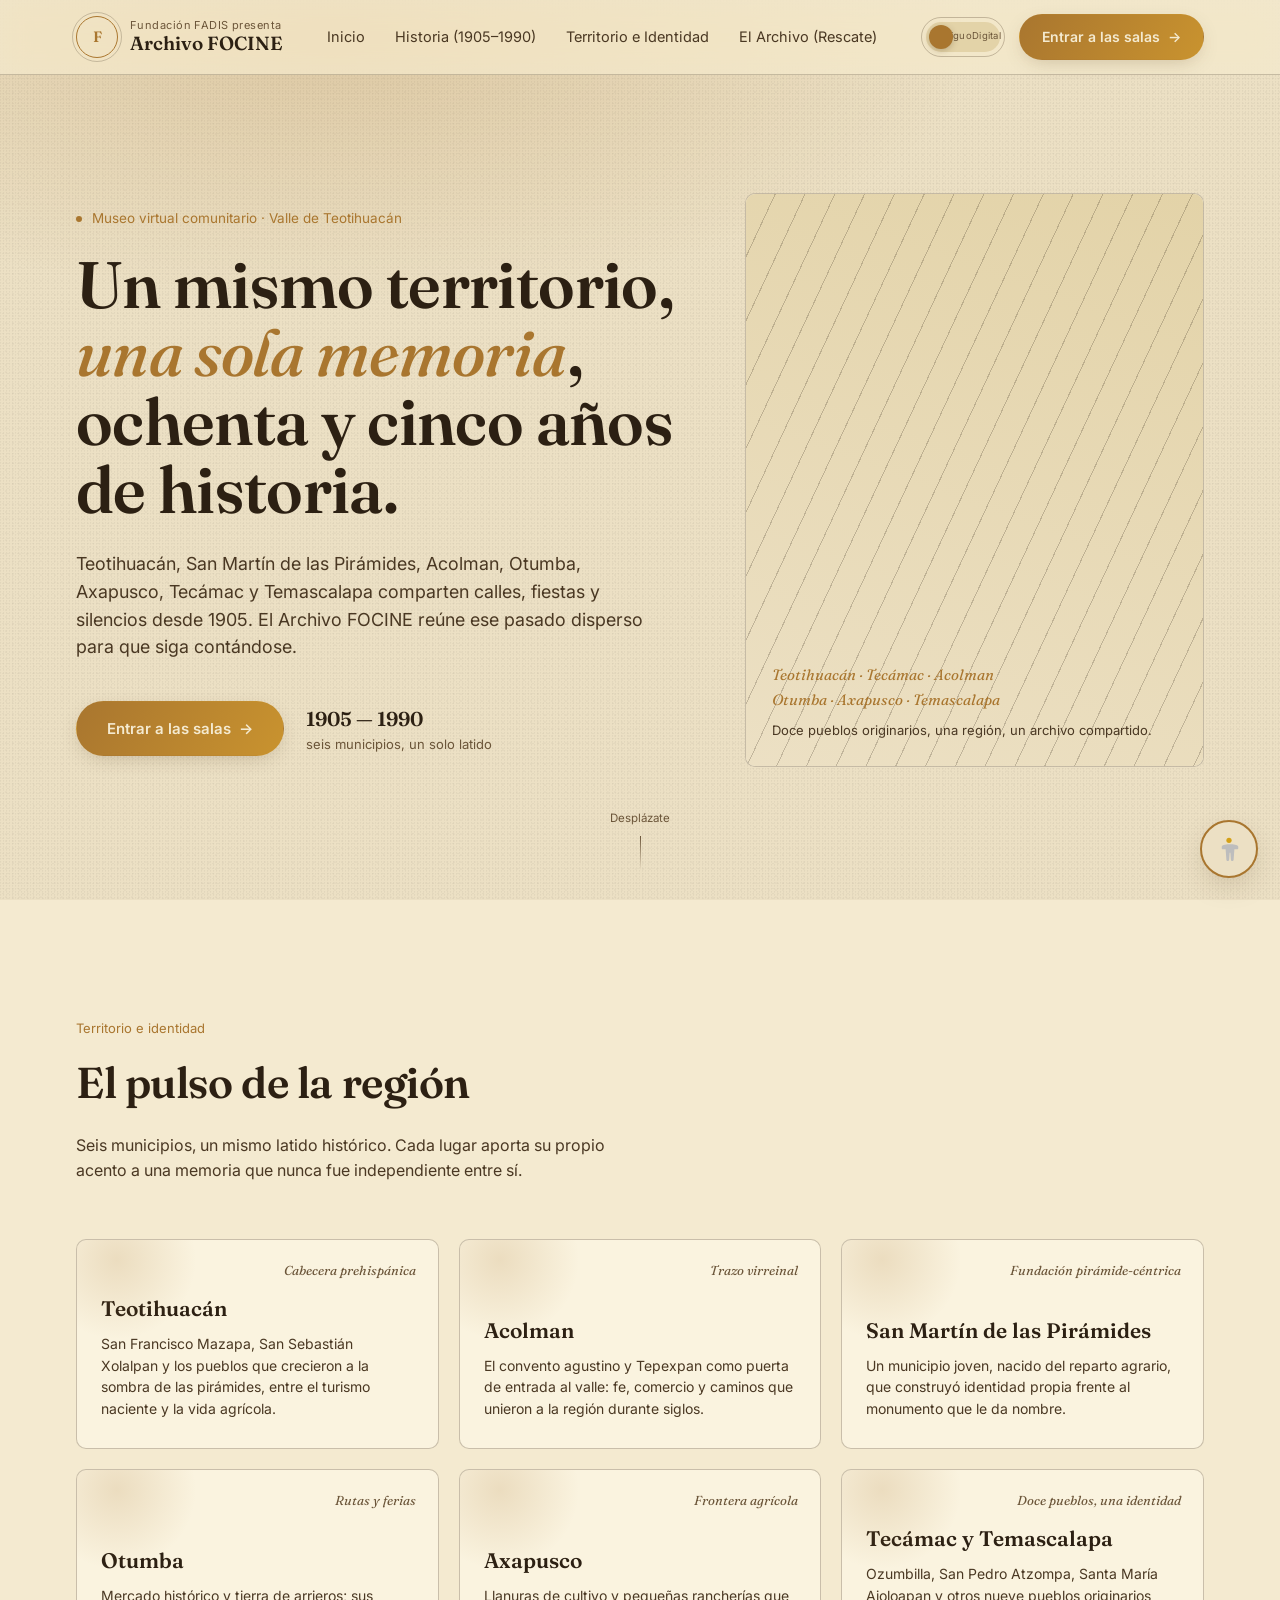
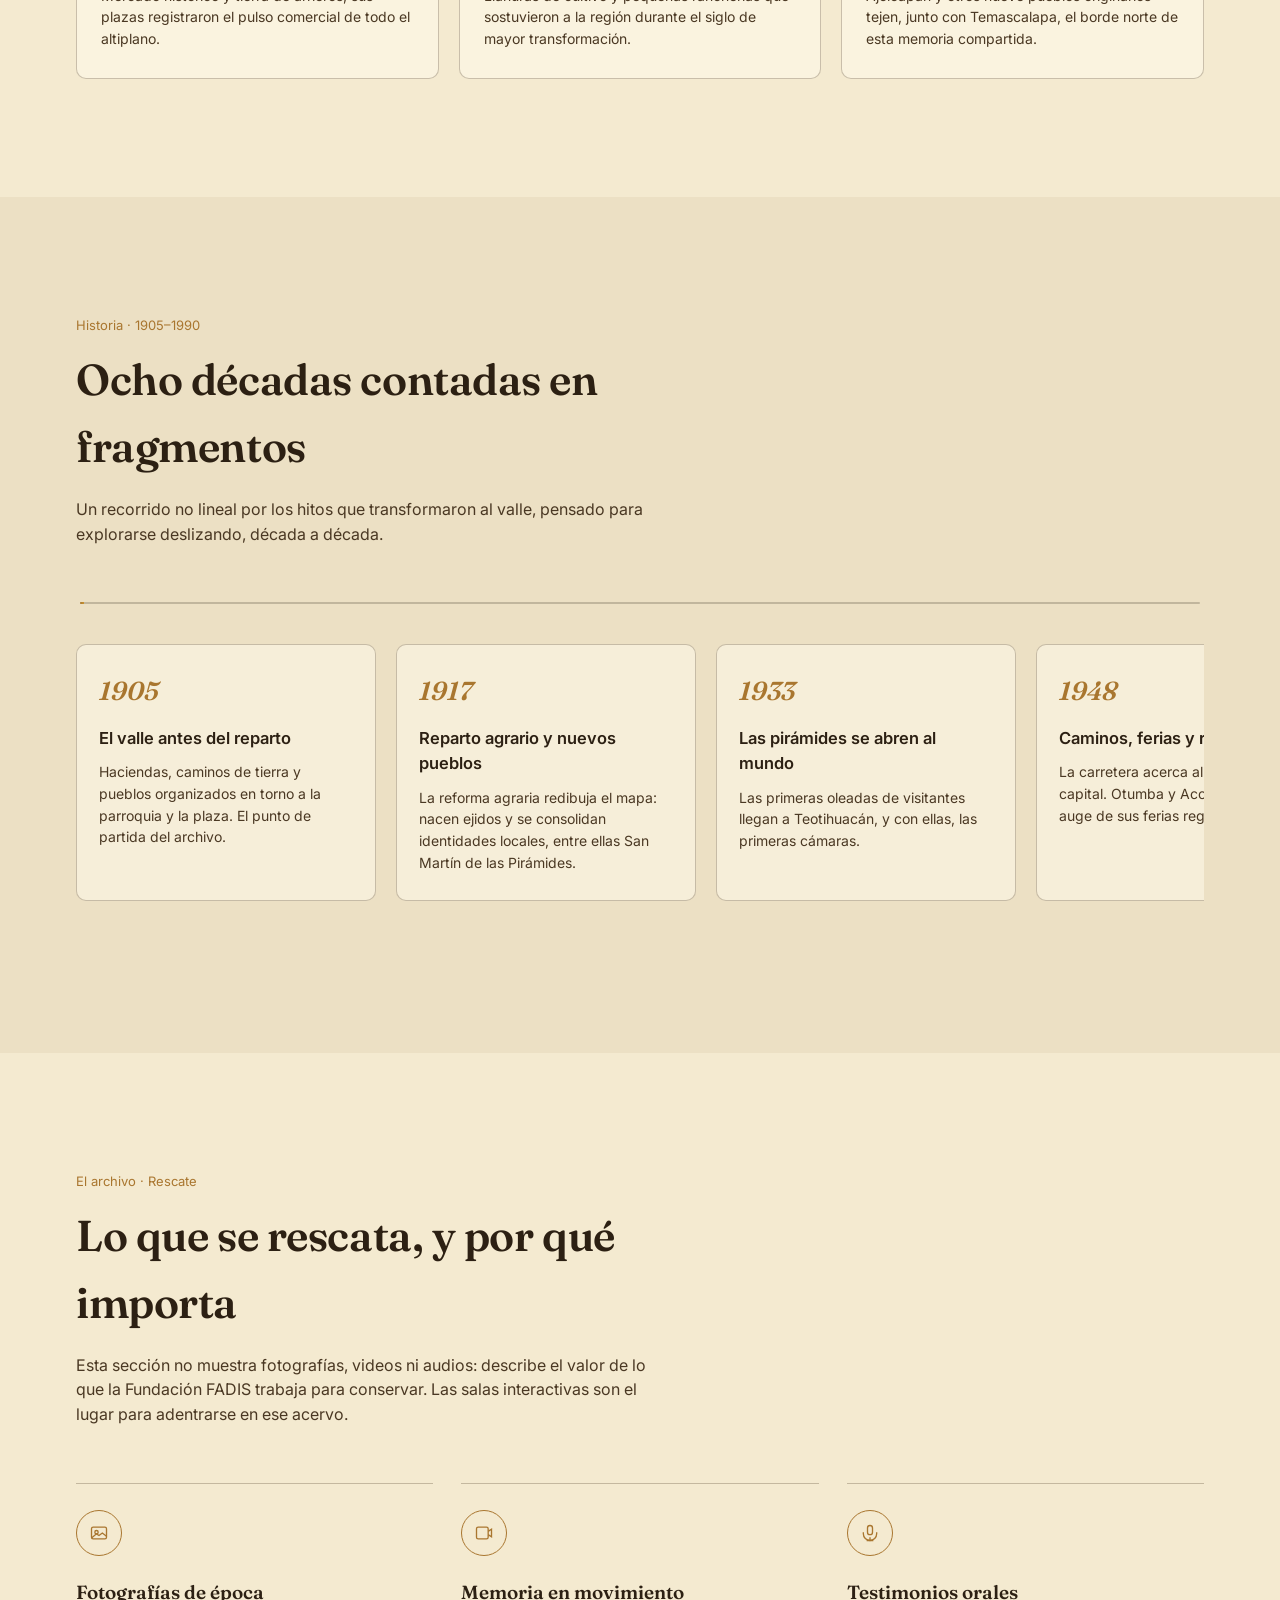
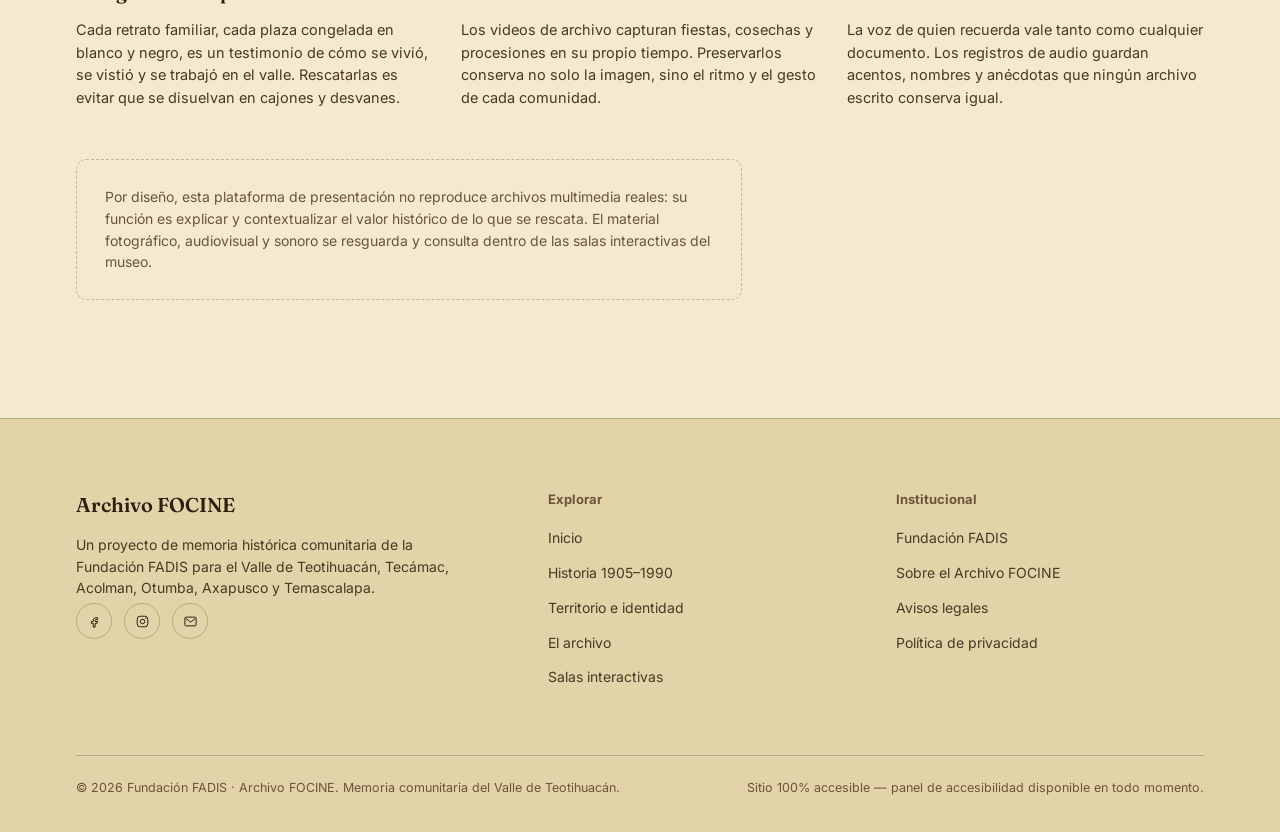
<file: index.html>
<!DOCTYPE html>
<html lang="es" data-mode="antiguo">

<head>
  <meta charset="UTF-8">
  <meta name="viewport" content="width=device-width, initial-scale=1.0">
  <title>Fundación FADIS presenta: Archivo FOCINE</title>
  <meta name="description"
    content="Museo virtual comunitario que unifica la memoria histórica del Valle de Teotihuacán, Tecámac, Acolman, Otumba, Axapusco y Temascalapa entre 1905 y 1990.">
  <link rel="preconnect" href="https://fonts.googleapis.com">
  <link rel="preconnect" href="https://fonts.gstatic.com" crossorigin>
  <link
    href="https://fonts.googleapis.com/css2?family=Fraunces:ital,opsz,wght@0,9..144,400;0,9..144,500;0,9..144,600;0,9..144,700;1,9..144,500&family=Inter:wght@400;500;600;700&display=swap"
    rel="stylesheet">
  <link rel="stylesheet" href="assets/css/inicio.css">
</head>

<body>

  <a href="#inicio" class="skip-link">Saltar al contenido principal</a>

  <svg width="0" height="0" style="position:absolute" aria-hidden="true">
    <defs>
      <filter id="cb-protanopia">
        <feColorMatrix type="matrix" values="0.567,0.433,0,0,0  0.558,0.442,0,0,0  0,0.242,0.758,0,0  0,0,0,1,0" />
      </filter>
      <filter id="cb-deuteranopia">
        <feColorMatrix type="matrix" values="0.625,0.375,0,0,0  0.7,0.3,0,0,0  0,0.3,0.7,0,0  0,0,0,1,0" />
      </filter>
      <filter id="cb-tritanopia">
        <feColorMatrix type="matrix" values="0.95,0.05,0,0,0  0,0.433,0.567,0,0  0,0.475,0.525,0,0  0,0,0,1,0" />
      </filter>
      <filter id="cb-achromatopsia">
        <feColorMatrix type="matrix"
          values="0.299,0.587,0.114,0,0  0.299,0.587,0.114,0,0  0.299,0.587,0.114,0,0  0,0,0,1,0" />
      </filter>
    </defs>
  </svg>

  <canvas id="meshCanvas" aria-hidden="true"></canvas>

  <header class="site-header">
    <div class="header-inner">
      <div class="brand">
        <span class="brand-mark" aria-hidden="true">F</span>
        <span class="brand-text">
          <span class="fundacion">Fundación FADIS presenta</span>
          <span class="titulo">Archivo FOCINE</span>
        </span>
      </div>

      <nav class="main-nav" id="mainNav" aria-label="Navegación principal">
        <a href="#inicio">Inicio</a>
        <a href="#historia">Historia (1905–1990)</a>
        <a href="#pulso">Territorio e Identidad</a>
        <a href="#archivo">El Archivo (Rescate)</a>
      </nav>

      <div class="header-actions">
        <button type="button" class="mode-switch" id="modeSwitch" aria-pressed="false"
          aria-label="Cambiar entre modo Antiguo y modo Digital">
          <span class="mode-switch-track">
            <span class="mode-switch-labels" aria-hidden="true"><span>Antiguo</span><span>Digital</span></span>
            <span class="mode-switch-thumb"></span>
          </span>
        </button>
        <a href="salas.html" class="cta-btn">
          <span class="long">Entrar a las salas</span><span aria-hidden="true">→</span>
        </a>
        <button type="button" class="nav-toggle" id="navToggle" aria-expanded="false" aria-controls="mainNav"
          aria-label="Abrir menú de navegación">
          <svg viewBox="0 0 24 24" fill="none" stroke="currentColor" stroke-width="1.8">
            <path d="M3 6h18M3 12h18M3 18h18" />
          </svg>
        </button>
      </div>
    </div>
  </header>

  <main id="inicio">

    <section class="hero">
      <div class="hero-bg-glow" aria-hidden="true"></div>
      <div class="wrap hero-grid">
        <div>
          <span class="hero-eyebrow"><span class="dot" aria-hidden="true"></span>Museo virtual comunitario · Valle de
            Teotihuacán</span>
          <h1>Un mismo territorio, <em>una sola memoria</em>, ochenta y cinco años de historia.</h1>
          <p class="lede">Teotihuacán, San Martín de las Pirámides, Acolman, Otumba, Axapusco, Tecámac y Temascalapa
            comparten calles, fiestas y silencios desde 1905. El Archivo FOCINE reúne ese pasado disperso para que siga
            contándose.</p>
          <div class="hero-cta-row">
            <a href="salas.html" class="cta-btn">Entrar a las salas <span aria-hidden="true">→</span></a>
            <div class="hero-years">
              <strong>1905 — 1990</strong>
              seis municipios, un solo latido
            </div>
          </div>
        </div>

        <div class="hero-panel" data-reveal>
          <div class="hero-panel-texture" aria-hidden="true"></div>
          <div class="hero-panel-caption">
            <span class="place-list">Teotihuacán · Tecámac · Acolman<br>Otumba · Axapusco · Temascalapa</span>
            <p>Doce pueblos originarios, una región, un archivo compartido.</p>
          </div>
        </div>
      </div>

      <div class="scroll-cue" aria-hidden="true">
        <span>Desplázate</span>
        <span class="stick"></span>
      </div>
    </section>

    <section class="pulso" id="pulso">
      <div class="wrap">
        <div class="section-head" data-reveal>
          <span class="eyebrow">Territorio e identidad</span>
          <h2>El pulso de la región</h2>
          <p>Seis municipios, un mismo latido histórico. Cada lugar aporta su propio acento a una memoria que nunca fue
            independiente entre sí.</p>
        </div>

        <div class="pulso-grid">
          <article class="pulso-card" data-reveal>
            <span class="glow" aria-hidden="true"></span>
            <span class="pulso-index" aria-hidden="true">Cabecera prehispánica</span>
            <h3>Teotihuacán</h3>
            <p>San Francisco Mazapa, San Sebastián Xolalpan y los pueblos que crecieron a la sombra de las pirámides,
              entre el turismo naciente y la vida agrícola.</p>
          </article>

          <article class="pulso-card" data-reveal>
            <span class="glow" aria-hidden="true"></span>
            <span class="pulso-index" aria-hidden="true">Trazo virreinal</span>
            <h3>Acolman</h3>
            <p>El convento agustino y Tepexpan como puerta de entrada al valle: fe, comercio y caminos que unieron a la
              región durante siglos.</p>
          </article>

          <article class="pulso-card" data-reveal>
            <span class="glow" aria-hidden="true"></span>
            <span class="pulso-index" aria-hidden="true">Fundación pirámide-céntrica</span>
            <h3>San Martín de las Pirámides</h3>
            <p>Un municipio joven, nacido del reparto agrario, que construyó identidad propia frente al monumento que le
              da nombre.</p>
          </article>

          <article class="pulso-card" data-reveal>
            <span class="glow" aria-hidden="true"></span>
            <span class="pulso-index" aria-hidden="true">Rutas y ferias</span>
            <h3>Otumba</h3>
            <p>Mercado histórico y tierra de arrieros; sus plazas registraron el pulso comercial de todo el altiplano.
            </p>
          </article>

          <article class="pulso-card" data-reveal>
            <span class="glow" aria-hidden="true"></span>
            <span class="pulso-index" aria-hidden="true">Frontera agrícola</span>
            <h3>Axapusco</h3>
            <p>Llanuras de cultivo y pequeñas rancherías que sostuvieron a la región durante el siglo de mayor
              transformación.</p>
          </article>

          <article class="pulso-card" data-reveal>
            <span class="glow" aria-hidden="true"></span>
            <span class="pulso-index" aria-hidden="true">Doce pueblos, una identidad</span>
            <h3>Tecámac y Temascalapa</h3>
            <p>Ozumbilla, San Pedro Atzompa, Santa María Ajoloapan y otros nueve pueblos originarios tejen, junto con
              Temascalapa, el borde norte de esta memoria compartida.</p>
          </article>
        </div>
      </div>
    </section>

    <section id="historia">
      <div class="wrap">
        <div class="section-head" data-reveal>
          <span class="eyebrow">Historia · 1905–1990</span>
          <h2>Ocho décadas contadas en fragmentos</h2>
          <p>Un recorrido no lineal por los hitos que transformaron al valle, pensado para explorarse deslizando, década
            a década.</p>
        </div>

        <div class="timeline-rail" aria-hidden="true">
          <div class="timeline-rail-fill" id="timelineFill"></div>
        </div>

        <div class="timeline-scroller" id="timelineScroller" tabindex="0" role="region"
          aria-label="Línea de tiempo histórica, desplazable horizontalmente">
          <article class="timeline-card" data-reveal>
            <span class="years">1905</span>
            <h3>El valle antes del reparto</h3>
            <p>Haciendas, caminos de tierra y pueblos organizados en torno a la parroquia y la plaza. El punto de
              partida del archivo.</p>
          </article>
          <article class="timeline-card" data-reveal>
            <span class="years">1917</span>
            <h3>Reparto agrario y nuevos pueblos</h3>
            <p>La reforma agraria redibuja el mapa: nacen ejidos y se consolidan identidades locales, entre ellas San
              Martín de las Pirámides.</p>
          </article>
          <article class="timeline-card" data-reveal>
            <span class="years">1933</span>
            <h3>Las pirámides se abren al mundo</h3>
            <p>Las primeras oleadas de visitantes llegan a Teotihuacán, y con ellas, las primeras cámaras.</p>
          </article>
          <article class="timeline-card" data-reveal>
            <span class="years">1948</span>
            <h3>Caminos, ferias y radio</h3>
            <p>La carretera acerca al valle con la capital. Otumba y Acolman viven el auge de sus ferias regionales.</p>
          </article>
          <article class="timeline-card" data-reveal>
            <span class="years">1962</span>
            <h3>Escuelas y electrificación</h3>
            <p>La llegada de la luz eléctrica y las primeras escuelas rurales cambian el ritmo cotidiano de los doce
              pueblos de Tecámac.</p>
          </article>
          <article class="timeline-card" data-reveal>
            <span class="years">1975</span>
            <h3>Crecimiento urbano</h3>
            <p>Las primeras zonas habitacionales llegan a la región, anunciando la transformación metropolitana que
              vendrá.</p>
          </article>
          <article class="timeline-card" data-reveal>
            <span class="years">1990</span>
            <h3>El umbral del presente</h3>
            <p>El valle cierra un siglo de transformaciones y abre la puerta a la memoria que el Archivo FOCINE busca
              rescatar.</p>
          </article>
        </div>
      </div>
    </section>

    <section class="acervo" id="archivo">
      <div class="wrap">
        <div class="section-head" data-reveal>
          <span class="eyebrow">El archivo · Rescate</span>
          <h2>Lo que se rescata, y por qué importa</h2>
          <p>Esta sección no muestra fotografías, videos ni audios: describe el valor de lo que la Fundación FADIS
            trabaja para conservar. Las salas interactivas son el lugar para adentrarse en ese acervo.</p>
        </div>

        <div class="acervo-grid">
          <article class="acervo-card" data-reveal>
            <span class="icon" aria-hidden="true">
              <svg viewBox="0 0 24 24" fill="none" stroke="currentColor" stroke-width="1.6">
                <rect x="3" y="5" width="18" height="14" rx="2" />
                <circle cx="9" cy="11" r="2" />
                <path d="M21 16l-5-4-4 3-3-2-6 5" />
              </svg>
            </span>
            <h3>Fotografías de época</h3>
            <p>Cada retrato familiar, cada plaza congelada en blanco y negro, es un testimonio de cómo se vivió, se
              vistió y se trabajó en el valle. Rescatarlas es evitar que se disuelvan en cajones y desvanes.</p>
          </article>

          <article class="acervo-card" data-reveal>
            <span class="icon" aria-hidden="true">
              <svg viewBox="0 0 24 24" fill="none" stroke="currentColor" stroke-width="1.6">
                <rect x="3" y="5" width="14" height="14" rx="2" />
                <path d="M17 10l4-2.5v9L17 14" />
              </svg>
            </span>
            <h3>Memoria en movimiento</h3>
            <p>Los videos de archivo capturan fiestas, cosechas y procesiones en su propio tiempo. Preservarlos conserva
              no solo la imagen, sino el ritmo y el gesto de cada comunidad.</p>
          </article>

          <article class="acervo-card" data-reveal>
            <span class="icon" aria-hidden="true">
              <svg viewBox="0 0 24 24" fill="none" stroke="currentColor" stroke-width="1.6">
                <path d="M4 11v2a8 8 0 0 0 16 0v-2" />
                <path d="M12 17v4M8 21h8" />
                <rect x="9" y="3" width="6" height="11" rx="3" />
              </svg>
            </span>
            <h3>Testimonios orales</h3>
            <p>La voz de quien recuerda vale tanto como cualquier documento. Los registros de audio guardan acentos,
              nombres y anécdotas que ningún archivo escrito conserva igual.</p>
          </article>
        </div>

        <p class="acervo-note" data-reveal>Por diseño, esta plataforma de presentación no reproduce archivos multimedia
          reales: su función es explicar y contextualizar el valor histórico de lo que se rescata. El material
          fotográfico, audiovisual y sonoro se resguarda y consulta dentro de las salas interactivas del museo.</p>
      </div>
    </section>

  </main>

  <footer class="site-footer">
    <div class="wrap">
      <div class="footer-grid">
        <div class="footer-brand">
          <span class="titulo">Archivo FOCINE</span>
          <p>Un proyecto de memoria histórica comunitaria de la Fundación FADIS para el Valle de Teotihuacán, Tecámac,
            Acolman, Otumba, Axapusco y Temascalapa.</p>
          <div class="footer-social">
            <a href="#" aria-label="Facebook de la Fundación FADIS"><svg viewBox="0 0 24 24" fill="none"
                stroke="currentColor" stroke-width="1.6">
                <path d="M14 9h3V6h-3a4 4 0 0 0-4 4v2H7v3h3v6h3v-6h3l1-3h-4v-2a1 1 0 0 1 1-1Z" />
              </svg></a>
            <a href="#" aria-label="Instagram de la Fundación FADIS"><svg viewBox="0 0 24 24" fill="none"
                stroke="currentColor" stroke-width="1.6">
                <rect x="3.5" y="3.5" width="17" height="17" rx="5" />
                <circle cx="12" cy="12" r="3.6" />
                <circle cx="17" cy="7" r="0.9" fill="currentColor" stroke="none" />
              </svg></a>
            <a href="#" aria-label="Correo de contacto"><svg viewBox="0 0 24 24" fill="none" stroke="currentColor"
                stroke-width="1.6">
                <rect x="3" y="5" width="18" height="14" rx="2" />
                <path d="m4 7 8 6 8-6" />
              </svg></a>
          </div>
        </div>

        <div class="footer-col">
          <h4>Explorar</h4>
          <ul>
            <li><a href="#inicio">Inicio</a></li>
            <li><a href="#historia">Historia 1905–1990</a></li>
            <li><a href="#pulso">Territorio e identidad</a></li>
            <li><a href="#archivo">El archivo</a></li>
            <li><a href="salas.html">Salas interactivas</a></li>
          </ul>
        </div>

        <div class="footer-col">
          <h4>Institucional</h4>
          <ul>
            <li><a href="#">Fundación FADIS</a></li>
            <li><a href="#">Sobre el Archivo FOCINE</a></li>
            <li><a href="#">Avisos legales</a></li>
            <li><a href="#">Política de privacidad</a></li>
          </ul>
        </div>
      </div>

      <div class="footer-bottom">
        <span>© 2026 Fundación FADIS · Archivo FOCINE. Memoria comunitaria del Valle de Teotihuacán.</span>
        <span>Sitio 100% accesible — panel de accesibilidad disponible en todo momento.</span>
      </div>
    </div>
  </footer>

  <button class="a11y-launcher" id="a11yLauncher" aria-haspopup="true" aria-expanded="false" aria-controls="a11yPanel"
    aria-label="Abrir herramientas de accesibilidad">
    <svg viewBox="0 0 24 24" fill="none" xmlns="http://www.w3.org/2000/svg" aria-hidden="true">
      <circle cx="12" cy="5" r="2.1" fill="#D4A017" />
      <path
        d="M12 8.2c-3.2 0-5.8.9-5.8 2v1.1c0 .5.4.9.9.9h2.2l.6 8.3c.05.6.55 1 1.1 1s1.05-.4 1.1-1l.4-5.6h.6l.4 5.6c.05.6.55 1 1.1 1s1.05-.4 1.1-1l.6-8.3h2.2c.5 0 .9-.4.9-.9V10.2c0-1.1-2.6-2-5.8-2Z"
        fill="#BDBDBD" />
    </svg>
  </button>

  <div class="a11y-panel" id="a11yPanel" role="dialog" aria-modal="true" aria-label="Menú de accesibilidad">

    <div class="a11y-header">
      <h2>Menú de accesibilidad</h2>
      <button class="a11y-close" id="a11yClose" aria-label="Cerrar menú de accesibilidad">&times;</button>
    </div>

    <div class="a11y-body">

      <div class="a11y-status" id="a11yStatus">
        <span class="a11y-status-dot" aria-hidden="true"></span>
        <span id="a11yStatusText">Ningún perfil activado</span>
      </div>

      <div class="a11y-section-label">Perfiles rápidos</div>
      <div class="a11y-profiles" role="group" aria-label="Perfiles rápidos de accesibilidad">
        <button type="button" class="profile-chip" id="profileMotora" data-profile="motora">
          <span class="profile-icon" aria-hidden="true">
            <svg viewBox="0 0 24 24" fill="none">
              <circle cx="12" cy="4.5" r="2" fill="currentColor" />
              <path
                d="M12 8c-2.6 0-5 .7-5 1.7v1c0 .4.3.7.7.7h1.9l.5 7.3c0 .5.5.9 1 .9s.9-.4.9-.9l.3-5h.4l.3 5c0 .5.5.9 1 .9s.9-.4.9-.9l.5-7.3H16c.4 0 .7-.3.7-.7v-1C16.7 8.7 14.6 8 12 8Z"
                fill="currentColor" />
            </svg>
          </span>
          <span class="profile-label">Discapacidad motora</span>
          <span class="profile-check" aria-hidden="true">&check;</span>
        </button>

        <button type="button" class="profile-chip" id="profileCeguera" data-profile="ceguera">
          <span class="profile-icon" aria-hidden="true">
            <svg viewBox="0 0 24 24" fill="none">
              <path d="M3 12c1.8-3.6 5.2-6 9-6s7.2 2.4 9 6c-1.8 3.6-5.2 6-9 6s-7.2-2.4-9-6Z" stroke="currentColor"
                stroke-width="1.6" />
              <circle cx="12" cy="12" r="2.4" fill="currentColor" />
            </svg>
          </span>
          <span class="profile-label">Ceguera</span>
          <span class="profile-check" aria-hidden="true">&check;</span>
        </button>

        <button type="button" class="profile-chip" id="profileDaltonismo" data-profile="daltonismo">
          <span class="profile-icon" aria-hidden="true">
            <svg viewBox="0 0 24 24" fill="none">
              <path d="M12 3c3 4 6 7.2 6 10.5A6 6 0 0 1 6 13.5C6 10.2 9 7 12 3Z" stroke="currentColor"
                stroke-width="1.6" />
            </svg>
          </span>
          <span class="profile-label">Daltonismo</span>
          <span class="profile-check" aria-hidden="true">&check;</span>
        </button>

        <button type="button" class="profile-chip" id="profileDislexia" data-profile="dislexia">
          <span class="profile-icon" aria-hidden="true">Df</span>
          <span class="profile-label">Dislexia</span>
          <span class="profile-check" aria-hidden="true">&check;</span>
        </button>
      </div>

      <hr class="a11y-divider">

      <div class="a11y-section-label">Ajustes individuales</div>

      <div class="a11y-grid">

        <button type="button" class="a11y-card" id="cardAudio" data-toggle="audio" aria-pressed="false">
          <span class="card-badge" aria-hidden="true">i</span>
          <span class="card-check" aria-hidden="true">&check;</span>
          <span class="card-icon" aria-hidden="true">
            <svg viewBox="0 0 24 24" fill="none">
              <path d="M4 10v4h3l4 4V6l-4 4H4Z" fill="currentColor" />
              <path d="M15.5 8.5a5 5 0 0 1 0 7" stroke="currentColor" stroke-width="1.6" stroke-linecap="round" />
              <path d="M18 6.5a8.5 8.5 0 0 1 0 11" stroke="currentColor" stroke-width="1.6" stroke-linecap="round"
                opacity=".6" />
            </svg>
          </span>
          <span class="card-label">Lector de pantalla</span>
        </button>

        <button type="button" class="a11y-card" id="cardContrasteAlto" data-contrast-option="alto" aria-pressed="false">
          <span class="card-check" aria-hidden="true">&check;</span>
          <span class="card-icon" aria-hidden="true">
            <svg viewBox="0 0 24 24" fill="none">
              <circle cx="12" cy="12" r="9" stroke="currentColor" stroke-width="1.6" />
              <path d="M12 3a9 9 0 0 1 0 18Z" fill="currentColor" />
            </svg>
          </span>
          <span class="card-label">Contraste +</span>
        </button>

        <button type="button" class="a11y-card" id="cardContrasteOscuro" data-contrast-option="oscuro"
          aria-pressed="false">
          <span class="card-check" aria-hidden="true">&check;</span>
          <span class="card-icon" aria-hidden="true">
            <svg viewBox="0 0 24 24" fill="none">
              <path d="M20 14.5A8.5 8.5 0 1 1 9.5 4a6.5 6.5 0 0 0 10.5 10.5Z" fill="currentColor" />
            </svg>
          </span>
          <span class="card-label">Modo oscuro</span>
        </button>

        <button type="button" class="a11y-card" id="cardSaturacion" data-toggle="saturacion" aria-pressed="false">
          <span class="card-check" aria-hidden="true">&check;</span>
          <span class="card-icon" aria-hidden="true">
            <svg viewBox="0 0 24 24" fill="none">
              <path d="M12 3c2.8 3.8 5.5 6.9 5.5 10a5.5 5.5 0 1 1-11 0C6.5 9.9 9.2 6.8 12 3Z" stroke="currentColor"
                stroke-width="1.6" />
            </svg>
          </span>
          <span class="card-label">Saturación</span>
        </button>

        <button type="button" class="a11y-card" id="cardTipografia" data-expand="tipografia" aria-expanded="false">
          <span class="card-check" aria-hidden="true">&check;</span>
          <span class="card-icon" aria-hidden="true">T T</span>
          <span class="card-label">Tipografía</span>
        </button>

        <button type="button" class="a11y-card" id="cardZoom" data-toggle="zoom" aria-pressed="false">
          <span class="card-check" aria-hidden="true">&check;</span>
          <span class="card-icon" aria-hidden="true">A+</span>
          <span class="card-label">Texto más grande</span>
        </button>

        <button type="button" class="a11y-card" id="cardEspaciado" data-toggle="espaciado" aria-pressed="false">
          <span class="card-check" aria-hidden="true">&check;</span>
          <span class="card-icon" aria-hidden="true">
            <svg viewBox="0 0 24 24" fill="none">
              <path d="M4 12h16M4 12l3-3M4 12l3 3M20 12l-3-3M20 12l-3 3" stroke="currentColor" stroke-width="1.6"
                stroke-linecap="round" stroke-linejoin="round" />
            </svg>
          </span>
          <span class="card-label">Espaciado de texto</span>
        </button>

        <button type="button" class="a11y-card" id="cardCursor" data-expand="cursor" aria-expanded="false">
          <span class="card-check" aria-hidden="true">&check;</span>
          <span class="card-icon" aria-hidden="true">
            <svg viewBox="0 0 24 24" fill="currentColor">
              <path d="M5 3l14 8.5-6.2.9L16 19l-2.6 1.1-3.2-6.6L5 17V3Z" />
            </svg>
          </span>
          <span class="card-label">Cursor</span>
        </button>

        <button type="button" class="a11y-card" id="cardResaltado" data-toggle="resaltado" aria-pressed="false">
          <span class="card-check" aria-hidden="true">&check;</span>
          <span class="card-icon" aria-hidden="true">
            <svg viewBox="0 0 24 24" fill="none">
              <rect x="4" y="14" width="16" height="6" rx="1" fill="currentColor" opacity=".35" />
              <path d="M8 14l6-9 3 2-6 9-4 1 1-3Z" fill="currentColor" />
            </svg>
          </span>
          <span class="card-label">Resaltado de texto</span>
        </button>

      </div>

      <div class="a11y-subpanel" id="subpanelDaltonismo" data-subpanel="daltonismo" hidden>
        <span class="a11y-subpanel-label">Tipo de daltonismo</span>
        <div class="a11y-chip-row" role="group" aria-label="Tipo de ajuste de color">
          <button type="button" class="a11y-chip" data-color-blind="none">Estándar</button>
          <button type="button" class="a11y-chip" data-color-blind="protanopia">Protanopia</button>
          <button type="button" class="a11y-chip" data-color-blind="deuteranopia">Deuteranopia</button>
          <button type="button" class="a11y-chip" data-color-blind="tritanopia">Tritanopia</button>
          <button type="button" class="a11y-chip" data-color-blind="achromatopsia">Monocromía</button>
        </div>
      </div>

      <div class="a11y-subpanel" id="subpanelTipografia" data-subpanel="tipografia" hidden>
        <span class="a11y-subpanel-label">Familia tipográfica</span>
        <div class="a11y-chip-row" role="group" aria-label="Familia tipográfica">
          <button type="button" class="a11y-chip" data-font="default">Estándar</button>
          <button type="button" class="a11y-chip" data-font="opendyslexic">OpenDyslexic</button>
          <button type="button" class="a11y-chip" data-font="sans">Sans-serif</button>
          <button type="button" class="a11y-chip" data-font="serif">Serif clásica</button>
        </div>
      </div>

      <div class="a11y-subpanel" id="subpanelCursor" data-subpanel="cursor" hidden>
        <span class="a11y-subpanel-label">Tamaño de la flecha</span>
        <div class="a11y-chip-row" role="group" aria-label="Tamaño del cursor">
          <button type="button" class="a11y-chip" data-cursor="normal">Normal</button>
          <button type="button" class="a11y-chip" data-cursor="grande">Grande</button>
          <button type="button" class="a11y-chip" data-cursor="extragrande">Extragrande</button>
        </div>
      </div>

      <button type="button" class="a11y-reset" id="a11yReset">Restablecer todos los ajustes</button>

    </div>
  </div>
  <script src="assets/js/app.js"></script>
</body>

</html>
</file>
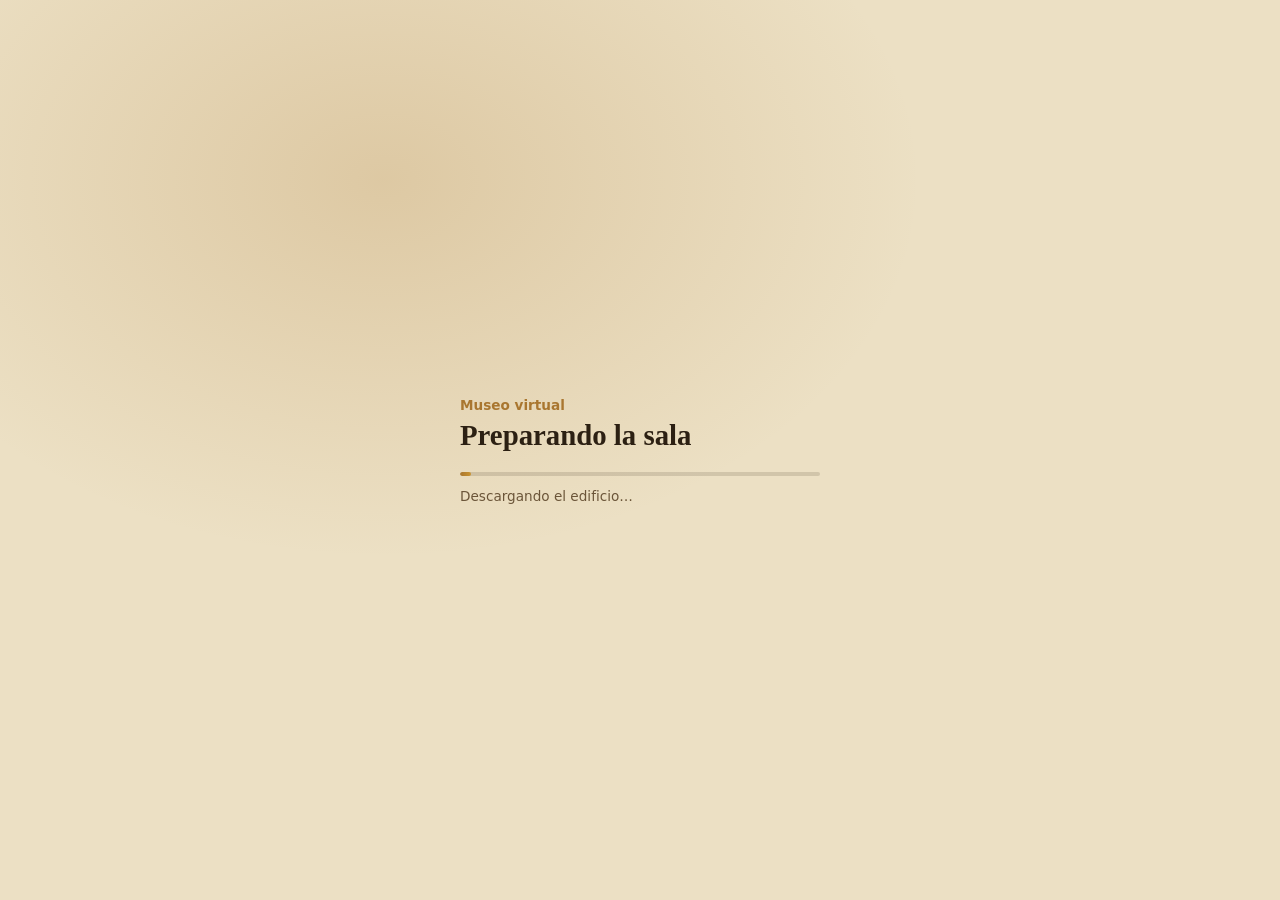
<file: sala-3d.html>
<!DOCTYPE html>
<html lang="es">
  <head>
    <meta charset="utf-8">
    <meta name="viewport" content="width=device-width, initial-scale=1, maximum-scale=1, user-scalable=no, viewport-fit=cover">
    <title>Museo Virtual 3D - A-Frame</title>

    <!-- Solo hace falta A-Frame: ya no usamos aframe-extras ni el motor de físicas -->
    <script src="https://aframe.io/releases/1.5.0/aframe.min.js"></script>

    <!-- Tus datos y lógica de cuadros -->
    <script src="assets/js/data.js"></script>
    <script src="assets/js/sala-3d.js"></script>
    <script src="assets/js/app.js"></script>

    <script>
      /* ======================================================================
         SISTEMA DE COLISIONES (rejilla espacial INCREMENTAL)
         ----------------------------------------------------------------------
         - Cada objeto con "colisionable" es un "cuerpo". Sus triángulos se
           agregan a una rejilla 2D (X/Z) infinita, sin reconstruir lo demás.
         - Los triángulos se procesan POR TURNOS: unos pocos milisegundos por
           frame (presupuestoMs). Agregar algo grande no congela el navegador.
         - Quitar o mover un objeto solo marca sus triángulos como muertos;
           cuando hay demasiados muertos, se compacta la memoria una vez.
         - Se descartan pisos/techos y lo que está fuera de la altura del
           cuerpo, así cada frame se prueban solo decenas de triángulos.
         ====================================================================== */
      AFRAME.registerSystem('colisiones', {
        schema: {
          tamCelda:     { default: 1.5 },  // metros por celda
          presupuestoMs:{ default: 4 },    // ms por frame para procesar objetos nuevos
          log:          { default: true }
        },

        init: function () {
          this.mallas = [];        // se conserva por compatibilidad
          this.listo = false;      // true cuando la carga inicial terminó
          this.esperando = 0;      // modelos GLB iniciales aún cargando
          this.cel = this.data.tamCelda;

          this.cap = 0;
          this.nTri = 0;
          this.tri = null;         // Float32Array: 9 floats por triángulo
          this.vivo = null;        // Uint8Array: 1 = activo, 0 = eliminado
          this.marca = null;
          this.cand = null;
          this.sello = 0;
          this.muertos = 0;
          this.asegurarCapacidad(4096);

          this.celdas = new Map(); // clave de celda -> [índices de triángulos]
          this.cuerpos = new Map();
          this.sigId = 1;
          this.version = 0;        // cambia cuando se agregan/quitan objetos
          this.cola = [];          // trabajos pendientes (mallas por procesar)

          this._a = new THREE.Vector3(); this._b = new THREE.Vector3(); this._c = new THREE.Vector3();
          this._e1 = new THREE.Vector3(); this._e2 = new THREE.Vector3(); this._n = new THREE.Vector3();
          this._tmp = new Float32Array(9);
        },

        asegurarCapacidad: function (minimo) {
          if (minimo <= this.cap) return;
          var cap = Math.max(minimo, this.cap * 2, 4096);
          var tri = new Float32Array(cap * 9);
          var vivo = new Uint8Array(cap);
          if (this.tri) {
            tri.set(this.tri.subarray(0, this.nTri * 9));
            vivo.set(this.vivo.subarray(0, this.nTri));
          }
          this.tri = tri;
          this.vivo = vivo;
          this.marca = new Uint32Array(cap);
          this.cand = new Int32Array(cap);
          this.sello = 0;
          this.cap = cap;
        },

        clave: function (ix, iz) {
          return (ix + 100000) * 200003 + (iz + 100000);
        },

        crearCuerpo: function (el) {
          var id = this.sigId++;
          this.cuerpos.set(id, { id: id, el: el, tris: [], pendientes: 0, cancelado: false });
          return id;
        },

        encolar: function (id, malla, yMin, yMax) {
          var cuerpo = this.cuerpos.get(id);
          var geo = malla.geometry;
          if (!cuerpo || !geo || !geo.attributes.position) return;
          var pos = geo.attributes.position;
          cuerpo.pendientes++;
          this.cola.push({
            c: cuerpo, pos: pos, idx: geo.index,
            m: malla.matrixWorld.clone(),       // copia: la posición al momento de agregar
            i: 0, total: geo.index ? geo.index.count : pos.count,
            yMin: yMin, yMax: yMax
          });
        },

        quitarCuerpo: function (id) {
          var cuerpo = this.cuerpos.get(id);
          if (!cuerpo) return;
          cuerpo.cancelado = true;             // sus trabajos en cola se saltan
          var vivo = this.vivo, tris = cuerpo.tris;
          for (var i = 0; i < tris.length; i++) {
            if (vivo[tris[i]]) { vivo[tris[i]] = 0; this.muertos++; }
          }
          this.cuerpos.delete(id);
          this.version++;
          if (this.muertos > 20000 && this.muertos > this.nTri * 0.5) this.compactar();
        },

        insertar: function (cuerpo, src, o) {
          if (this.nTri >= this.cap) this.asegurarCapacidad(this.nTri + 1);
          var t = this.nTri++, d = t * 9, tri = this.tri;
          for (var k = 0; k < 9; k++) tri[d + k] = src[o + k];
          this.vivo[t] = 1;
          cuerpo.tris.push(t);

          var cel = this.cel;
          var cx0 = Math.floor(Math.min(src[o], src[o + 3], src[o + 6]) / cel);
          var cx1 = Math.floor(Math.max(src[o], src[o + 3], src[o + 6]) / cel);
          var cz0 = Math.floor(Math.min(src[o + 2], src[o + 5], src[o + 8]) / cel);
          var cz1 = Math.floor(Math.max(src[o + 2], src[o + 5], src[o + 8]) / cel);
          for (var gz = cz0; gz <= cz1; gz++) {
            for (var gx = cx0; gx <= cx1; gx++) {
              var key = this.clave(gx, gz);
              var arr = this.celdas.get(key);
              if (!arr) { arr = []; this.celdas.set(key, arr); }
              arr.push(t);
            }
          }
        },

        // Procesa una malla hasta terminar o hasta agotar el tiempo del frame
        procesar: function (job, limite) {
          var pos = job.pos, idx = job.idx, m = job.m;
          var a = this._a, b = this._b, c = this._c;
          var e1 = this._e1, e2 = this._e2, n = this._n, tmp = this._tmp;
          var yMin = job.yMin, yMax = job.yMax, total = job.total;
          var i = job.i, cont = 0;

          for (; i + 2 < total; i += 3) {
            if (++cont === 512) {
              cont = 0;
              if (performance.now() > limite) { job.i = i; return false; }
            }
            a.fromBufferAttribute(pos, idx ? idx.getX(i) : i).applyMatrix4(m);
            b.fromBufferAttribute(pos, idx ? idx.getX(i + 1) : i + 1).applyMatrix4(m);
            c.fromBufferAttribute(pos, idx ? idx.getX(i + 2) : i + 2).applyMatrix4(m);

            // Fuera de la franja de altura del cuerpo → no puede bloquear
            if (Math.max(a.y, b.y, c.y) < yMin || Math.min(a.y, b.y, c.y) > yMax) continue;

            // Casi horizontal (piso, techo) → un rayo horizontal no lo toca
            n.crossVectors(e1.subVectors(b, a), e2.subVectors(c, a));
            var largo = n.length();
            if (largo < 1e-10 || Math.abs(n.y / largo) > 0.95) continue;

            tmp[0] = a.x; tmp[1] = a.y; tmp[2] = a.z;
            tmp[3] = b.x; tmp[4] = b.y; tmp[5] = b.z;
            tmp[6] = c.x; tmp[7] = c.y; tmp[8] = c.z;
            this.insertar(job.c, tmp, 0);
          }
          job.i = i;
          return true;
        },

        // Rehace la memoria solo con triángulos vivos (ocurre muy de vez en cuando)
        compactar: function () {
          var viejoTri = this.tri, viejoVivo = this.vivo;
          var vivos = this.nTri - this.muertos;
          this.tri = null; this.vivo = null; this.cap = 0; this.nTri = 0;
          this.asegurarCapacidad(Math.ceil(vivos * 1.25) + 1);
          this.celdas = new Map();
          var self = this;
          this.cuerpos.forEach(function (cuerpo) {
            var lista = cuerpo.tris;
            cuerpo.tris = [];
            for (var i = 0; i < lista.length; i++) {
              if (viejoVivo[lista[i]]) self.insertar(cuerpo, viejoTri, lista[i] * 9);
            }
          });
          this.muertos = 0;
          if (this.data.log) console.log('[colisiones] Memoria compactada. Triángulos:', this.nTri);
        },

        tick: function () {
          if (this.cola.length) {
            // Durante la carga inicial se usa más tiempo; después, muy poco
            var presupuesto = this.listo ? this.data.presupuestoMs : 25;
            var limite = performance.now() + presupuesto;
            while (this.cola.length) {
              var job = this.cola[0];
              var hecho = job.c.cancelado || this.procesar(job, limite);
              if (!hecho) break;
              this.cola.shift();
              if (!job.c.cancelado && --job.c.pendientes === 0) this.terminarCuerpo(job.c);
              if (performance.now() > limite) break;
            }
          }
          if (!this.listo && !this.cola.length && this.esperando <= 0) {
            this.listo = true;
            if (this.data.log) console.log('[colisiones] Listas. Triángulos útiles:', this.nTri, '| celdas:', this.celdas.size);
            this.el.emit('colisiones-listas');
          }
        },

        terminarCuerpo: function (cuerpo) {
          this.version++;
          cuerpo.el.emit('colision-generada', { triangulos: cuerpo.tris.length }, false);
          if (this.data.log && this.listo) {
            console.log('[colisiones] Nuevo objeto:', cuerpo.el.id || cuerpo.el.tagName.toLowerCase(),
                        '| triángulos:', cuerpo.tris.length);
          }
        },

        // Deja en this.cand los triángulos vivos cerca de (x, z). Devuelve cuántos.
        recolectar: function (x, z, r) {
          var cel = this.cel;
          var cx0 = Math.floor((x - r) / cel), cx1 = Math.floor((x + r) / cel);
          var cz0 = Math.floor((z - r) / cel), cz1 = Math.floor((z + r) / cel);

          this.sello++;
          if (this.sello >= 0xFFFFFFF0) { this.marca.fill(0); this.sello = 1; }
          var sello = this.sello, marca = this.marca, cand = this.cand, vivo = this.vivo;
          var n = 0;

          for (var gz = cz0; gz <= cz1; gz++) {
            for (var gx = cx0; gx <= cx1; gx++) {
              var arr = this.celdas.get(this.clave(gx, gz));
              if (!arr) continue;
              for (var j = 0, len = arr.length; j < len; j++) {
                var t = arr[j];
                if (vivo[t] && marca[t] !== sello) { marca[t] = sello; cand[n++] = t; }
              }
            }
          }
          return n;
        }
      });

      /* ======================================================================
         COMPONENTE "colisionable"
         Funciona en cualquier entidad: gltf-model, a-box, a-cylinder, a-plane...
         - incluir vacío  → colisiona TODO lo que tenga el modelo (lo nuevo que
           agregues en Blender también colisiona, sin tocar el código).
         - excluir        → si el nombre del objeto (o un padre) contiene alguna
           de estas palabras, se ignora. Ej.: nombra en Blender "nocol_lampara".
         - seguir         → si cambias position/rotation/scale con setAttribute,
           la colisión se regenera sola (espera a que deje de moverse).
         - estatico       → congela matrices internas del modelo (ahorra CPU).
         ====================================================================== */
      AFRAME.registerComponent('colisionable', {
        schema: {
          debug:     { default: false },
          incluir:   { type: 'array', default: [] },
          excluir:   { type: 'array', default: ['nocol', 'sincol'] },
          alturaMin: { default: 0.1 },   // franja de altura (m) donde importan los choques
          alturaMax: { default: 4.0 },   // debe ser mayor que la altura de los ojos
          seguir:    { default: true },
          estatico:  { default: true }
        },

        init: function () {
          this.sistema = this.el.sceneEl.systems.colisiones;
          this.cuerpo = 0;
          this.timer = null;
          this.copias = [];

          // Mientras cargan los GLB iniciales, el jugador espera
          this.cargaPendiente = this.el.hasAttribute('gltf-model') && !this.el.getObject3D('mesh');
          if (this.cargaPendiente) this.sistema.esperando++;

          var self = this;
          this.alSet = function (e) {
            if (e.detail.type !== 'mesh') return;
            // Entidad hija con su propio "colisionable": ella se encarga
            if (e.target !== self.el && e.target.hasAttribute && e.target.hasAttribute('colisionable')) return;
            self.programar(0);
          };
          this.alQuitar = function (e) {
            if (e.target === self.el && e.detail.type === 'mesh') self.limpiar();
          };
          this.alCambiar = function (e) {
            if (e.target !== self.el) return;
            var n = e.detail.name;
            if (n === 'geometry') self.programar(0);
            else if (self.data.seguir && (n === 'position' || n === 'rotation' || n === 'scale')) self.programar(150);
          };
          this.alError = function () { self.liberarEspera(); };

          this.el.addEventListener('object3dset', this.alSet);
          this.el.addEventListener('object3dremove', this.alQuitar);
          this.el.addEventListener('componentchanged', this.alCambiar);
          this.el.addEventListener('model-error', this.alError);

          if (this.el.getObject3D('mesh')) this.programar(0);
        },

        update: function (anterior) {
          // Si cambian los parámetros del componente, regenerar
          if (anterior && Object.keys(anterior).length) this.programar(0);
        },

        remove: function () {
          clearTimeout(this.timer);
          this.limpiar();
          this.liberarEspera();
          this.el.removeEventListener('object3dset', this.alSet);
          this.el.removeEventListener('object3dremove', this.alQuitar);
          this.el.removeEventListener('componentchanged', this.alCambiar);
          this.el.removeEventListener('model-error', this.alError);
        },

        // Llamar a mano si mueves el objeto con object3D.position directamente
        regenerar: function () { this.programar(0); },

        programar: function (ms) {
          var self = this;
          clearTimeout(this.timer);
          this.timer = setTimeout(function () { self.generar(); }, ms);
        },

        liberarEspera: function () {
          if (this.cargaPendiente) { this.cargaPendiente = false; this.sistema.esperando--; }
        },

        limpiar: function () {
          if (this.cuerpo) { this.sistema.quitarCuerpo(this.cuerpo); this.cuerpo = 0; }
          for (var i = 0; i < this.copias.length; i++) {
            if (this.copias[i].parent) this.copias[i].parent.remove(this.copias[i]);
          }
          this.copias = [];
        },

        normalizar: function (lista) {
          return lista.map(function (n) { return String(n).trim().toLowerCase(); })
                      .filter(function (n) { return n.length; });
        },

        nombres: function (obj, raiz) {
          var salida = [], nodo = obj;
          while (nodo) {
            var nombre = ((nodo.userData && nodo.userData.name) || nodo.name || '').toLowerCase();
            if (nombre) salida.push(nombre);
            if (nodo === raiz) break;
            nodo = nodo.parent;
          }
          return salida;
        },

        contiene: function (nombres, palabras) {
          for (var i = 0; i < nombres.length; i++)
            for (var j = 0; j < palabras.length; j++)
              if (nombres[i].indexOf(palabras[j]) !== -1) return true;
          return false;
        },

        // Recorre el modelo sin meterse en entidades hijas que tengan su propio colisionable
        recorrer: function (nodo, raiz, salida) {
          if (nodo !== raiz && nodo.el && nodo.el !== this.el &&
              (nodo.el.hasAttribute('colisionable') || nodo.el.hasAttribute('sin-colision'))) return;
          if (nodo.userData && nodo.userData.esCopiaColision) return;
          if (nodo.isMesh) salida.push(nodo);
          var hijos = nodo.children;
          for (var i = 0; i < hijos.length; i++) this.recorrer(hijos[i], raiz, salida);
        },

        generar: function () {
          this.limpiar();
          var s = this.sistema, d = this.data;
          var raiz = this.el.object3D;
          raiz.updateWorldMatrix(true, true);

          var incluir = this.normalizar(d.incluir);
          var excluir = this.normalizar(d.excluir);

          var todas = [];
          this.recorrer(raiz, raiz, todas);

          var self = this, elegidas = [];
          todas.forEach(function (malla) {
            var nombres = self.nombres(malla, raiz);
            if (excluir.length && self.contiene(nombres, excluir)) return;
            if (incluir.length && !self.contiene(nombres, incluir)) return;
            elegidas.push(malla);
          });

          if (incluir.length && !elegidas.length && todas.length) {
            console.warn('[colisiones] Ningún nombre de "incluir" coincidió; se usarán todas las mallas.');
            elegidas = todas;
          }

          this.cuerpo = s.crearCuerpo(this.el);
          elegidas.forEach(function (malla) { s.encolar(self.cuerpo, malla, d.alturaMin, d.alturaMax); });
          if (!elegidas.length) s.terminarCuerpo(s.cuerpos.get(this.cuerpo));
          this.liberarEspera();

          if (d.debug) {
            var material = new THREE.MeshBasicMaterial({ color: 0xff0000, side: THREE.DoubleSide, wireframe: true });
            elegidas.forEach(function (o) {
              var copia = new THREE.Mesh(o.geometry, material);
              copia.userData.esCopiaColision = true;
              copia.frustumCulled = false;
              o.add(copia);
              self.copias.push(copia);
            });
          }

          // Nodos internos del modelo (no entidades): no recalcular su matriz local cada frame
          if (d.estatico) {
            raiz.traverse(function (o) { if (o !== raiz && !o.el) o.matrixAutoUpdate = false; });
          }
        }
      });

      /* ======================================================================
         COMPONENTE "auto-colision" (se pone en un contenedor)
         Toda entidad que se agregue dentro (desde HTML o desde JS) recibe
         "colisionable" automáticamente. Para excluir una, ponle el atributo
         sin-colision o la clase "sin-colision".
         ====================================================================== */
      AFRAME.registerComponent('auto-colision', {
        schema: {
          config:  { type: 'string', default: '' },   // se pasa tal cual a "colisionable"
          ignorar: { type: 'string', default: '[sin-colision], .sin-colision' }
        },

        init: function () {
          var self = this;
          this.observador = new MutationObserver(function (cambios) {
            for (var i = 0; i < cambios.length; i++) {
              var nodos = cambios[i].addedNodes;
              for (var j = 0; j < nodos.length; j++) self.revisarArbol(nodos[j]);
            }
          });
          this.observador.observe(this.el, { childList: true, subtree: true });
          var hijos = this.el.children;
          for (var k = 0; k < hijos.length; k++) this.revisarArbol(hijos[k]);
        },

        remove: function () { this.observador.disconnect(); },

        revisarArbol: function (nodo) {
          if (nodo.nodeType !== 1) return;
          this.revisar(nodo);
          var internos = nodo.querySelectorAll('*');
          for (var i = 0; i < internos.length; i++) this.revisar(internos[i]);
        },

        revisar: function (el) {
          if (!el.isEntity || el === this.el || el.hasAttribute('colisionable')) return;
          if (this.data.ignorar && el.closest(this.data.ignorar)) return;
          el.setAttribute('colisionable', this.data.config);
        }
      });

      /* ======================================================================
         COMPONENTE "caminante" (se pone en el #player)
         ----------------------------------------------------------------------
         Movimiento tipo "chocar y deslizar", sin rebotes:
           1. Antes de moverse, se quita la parte del movimiento que va HACIA
              las paredes que ya se están tocando → presionar contra una pared
              no mete al jugador en ella, así que no hay nada que corregir.
           2. El paso se divide en sub-pasos cortos (no atraviesa objetos).
           3. Si aun así hay penetración, se corrige primero la más profunda,
              a lo largo de la normal de la pared, y se repite (máx. 6 veces).
         Detección EXACTA círculo vs. triángulo (ya no se usan 8 rayos):
           cada triángulo se corta a la altura de rodillas, cadera y pecho, y
           se mide la distancia real del jugador a ese corte. Así no hay
           "huecos" entre rayos que hagan perder el contacto, y las esquinas
           de vitrinas y marcos de puertas empujan suave, no de golpe.
         ====================================================================== */
      AFRAME.registerComponent('caminante', {
        schema: {
          velocidad:   { default: 5 },
          correr:      { default: 10 },
          radio:       { default: 0.7 },
          alturaOjos:  { default: 3.2 },
          alturaSuelo: { default: 0 },
          ajustarAltura: { default: true }  // RePág / AvPág suben o bajan la cámara
        },

        init: function () {
          this.sistema = this.el.sceneEl.systems.colisiones;
          this.teclas = {};
          this.quat = new THREE.Quaternion();
          this.euler = new THREE.Euler(0, 0, 0, 'YXZ');

          this.piel = 0.03;      // margen para detectar "estoy tocando la pared"
          this.pasoMax = 0.15;   // tamaño máximo de sub-paso (m)

          // Alturas de corte como FRACCIÓN de la altura de los ojos
          // (rodillas, cadera, pecho). Si subes la cámara, suben con ella.
          this.alturas = [0.12, 0.5, 0.85];

          // Contactos (normales de pared) sin crear basura por frame
          this.maxC = 12;
          this.cN = new Float32Array(this.maxC * 2);  // normales x,z
          this.cP = new Float32Array(this.maxC);      // penetración
          this.nC = 0;
          this.contactos = new Float32Array(this.maxC * 2);
          this.nContactos = 0;
          this.versionContactos = -1;
          this.cX = 0; this.cZ = 0;   // posición donde se midieron los contactos
          this._mov = { x: 0, z: 0 };
          // Joystick táctil: x = derecha(+)/izquierda(-), y = atrás(+)/adelante(-), m = fuerza 0..1
          this.joy = { x: 0, y: 0, m: 0 };

          var self = this;
          this.alPresionar = function (e) {
            self.teclas[e.code] = true;
            if (self.data.ajustarAltura && (e.code === 'PageUp' || e.code === 'PageDown')) {
              var nueva = self.data.alturaOjos + (e.code === 'PageUp' ? 0.1 : -0.1);
              nueva = Math.max(0.5, Math.round(nueva * 10) / 10);
              self.el.setAttribute('caminante', 'alturaOjos', nueva);
              console.log('[caminante] alturaOjos =', nueva, '→ copia este valor en el HTML');
            }
          };
          this.alSoltar = function (e) { self.teclas[e.code] = false; };
          this.alPerderFoco = function () { self.teclas = {}; };
          window.addEventListener('keydown', this.alPresionar);
          window.addEventListener('keyup', this.alSoltar);
          window.addEventListener('blur', this.alPerderFoco);
        },

        remove: function () {
          window.removeEventListener('keydown', this.alPresionar);
          window.removeEventListener('keyup', this.alSoltar);
          window.removeEventListener('blur', this.alPerderFoco);
        },

        tick: function (t, dtMs) {
          var camara = this.el.sceneEl.camera;
          if (!dtMs || !camara) return;

          var d = this.data;
          var pos = this.el.object3D.position;
          pos.y = d.alturaSuelo + d.alturaOjos;

          if (!this.sistema.listo) return;

          var k = this.teclas, j = this.joy, fuerza = 1;
          var adelante = (k.KeyW || k.ArrowUp ? 1 : 0) - (k.KeyS || k.ArrowDown ? 1 : 0);
          var lado = (k.KeyD || k.ArrowRight ? 1 : 0) - (k.KeyA || k.ArrowLeft ? 1 : 0);
          if (!adelante && !lado && j.m > 0.12) {      // sin teclas: manda el joystick
            adelante = -j.y; lado = j.x; fuerza = 0.35 + 0.65 * j.m;   // suave al inicio
          }
          if (!adelante && !lado) return;

          camara.getWorldQuaternion(this.quat);
          this.euler.setFromQuaternion(this.quat);
          var yaw = this.euler.y;
          var mx = -Math.sin(yaw) * adelante + Math.cos(yaw) * lado;
          var mz = -Math.cos(yaw) * adelante - Math.sin(yaw) * lado;
          var largo = Math.sqrt(mx * mx + mz * mz);
          if (!largo) return;

          var dt = Math.min(dtMs, 30) / 1000;
          var corre = k.ShiftLeft || k.ShiftRight || j.m > 0.95;   // joystick al tope = correr
          var vel = (corre ? d.correr : d.velocidad) * Math.min(1, fuerza);
          this.mover(pos, (mx / largo) * vel * dt, (mz / largo) * vel * dt);
        },

        // Quita del movimiento la parte que va hacia las paredes tocadas
        proyectar: function (mov) {
          var c = this.contactos;
          for (var pasada = 0; pasada < 3; pasada++) {
            var cambio = false;
            for (var i = 0; i < this.nContactos; i++) {
              var nx = c[i * 2], nz = c[i * 2 + 1];
              var dot = mov.x * nx + mov.z * nz;
              if (dot < 0) { mov.x -= nx * dot; mov.z -= nz * dot; cambio = true; }
            }
            if (!cambio) break;
          }
          // Esquina interior (dos paredes que se cierran): quedarse quieto
          for (var j = 0; j < this.nContactos; j++) {
            if (mov.x * c[j * 2] + mov.z * c[j * 2 + 1] < -1e-6) { mov.x = 0; mov.z = 0; return; }
          }
        },

        mover: function (pos, movX, movZ) {
          // Los contactos viejos no valen si cambió la escena o si el jugador
          // fue movido desde fuera (teletransporte, otro script, etc.)
          var ddx = pos.x - this.cX, ddz = pos.z - this.cZ;
          if (this.versionContactos !== this.sistema.version || ddx * ddx + ddz * ddz > 1e-4) {
            this.nContactos = 0;
            this.resolver(pos);
          }

          var mov = this._mov;
          mov.x = movX; mov.z = movZ;
          this.proyectar(mov);

          var dist = Math.sqrt(mov.x * mov.x + mov.z * mov.z);
          if (dist < 1e-6) return;  // empujando de frente a la pared: no se mueve, no rebota

          var restante = dist;
          while (restante > 1e-6) {
            var largo = Math.sqrt(mov.x * mov.x + mov.z * mov.z);
            if (largo < 1e-6) break;
            var paso = Math.min(this.pasoMax, restante);
            pos.x += (mov.x / largo) * paso;
            pos.z += (mov.z / largo) * paso;
            restante -= paso;

            this.resolver(pos);
            this.proyectar(mov);   // deslizar por la nueva pared en el siguiente sub-paso
          }
        },

        // Saca al jugador de las paredes: primero la penetración más profunda
        resolver: function (pos) {
          for (var it = 0; ; it++) {
            this.evaluar(pos);
            var mayor = 1e-4, idx = -1;
            for (var i = 0; i < this.nC; i++) {
              if (this.cP[i] > mayor) { mayor = this.cP[i]; idx = i; }
            }
            if (idx < 0 || it >= 6) break;
            pos.x += this.cN[idx * 2] * mayor;
            pos.z += this.cN[idx * 2 + 1] * mayor;
          }
          // Guardar las paredes que se tocan para el siguiente frame
          this.contactos.set(this.cN);
          this.nContactos = this.nC;
          this.versionContactos = this.sistema.version;
          this.cX = pos.x; this.cZ = pos.z;
        },

        agregarContacto: function (nx, nz, pen) {
          var cN = this.cN, cP = this.cP;
          for (var i = 0; i < this.nC; i++) {
            if (cN[i * 2] * nx + cN[i * 2 + 1] * nz > 0.985) {   // misma pared
              if (pen > cP[i]) { cP[i] = pen; cN[i * 2] = nx; cN[i * 2 + 1] = nz; }
              return;
            }
          }
          if (this.nC < this.maxC) {
            cN[this.nC * 2] = nx; cN[this.nC * 2 + 1] = nz; cP[this.nC] = pen;
            this.nC++;
            return;
          }
          // Lista llena: reemplazar el contacto menos profundo si este es más profundo
          var menor = 0;
          for (var j = 1; j < this.nC; j++) if (cP[j] < cP[menor]) menor = j;
          if (pen > cP[menor]) { cN[menor * 2] = nx; cN[menor * 2 + 1] = nz; cP[menor] = pen; }
        },

        // Corta cada triángulo cercano a varias alturas y mide la distancia
        // exacta (2D) del centro del jugador a ese corte → normal + penetración
        evaluar: function (pos) {
          var s = this.sistema;
          var d = this.data;
          var r = d.radio;
          var alcance = r + this.piel;
          var alcance2 = alcance * alcance;
          this.nC = 0;

          var n = s.recolectar(pos.x, pos.z, alcance);
          if (!n) return;

          var tri = s.tri, cand = s.cand, alturas = this.alturas;
          var ox = pos.x, oz = pos.z;

          for (var c = 0; c < n; c++) {
            var o = cand[c] * 9;
            var x0 = tri[o],     y0 = tri[o + 1], z0 = tri[o + 2];
            var x1 = tri[o + 3], y1 = tri[o + 4], z1 = tri[o + 5];
            var x2 = tri[o + 6], y2 = tri[o + 7], z2 = tri[o + 8];

            // Descarte rápido por caja 2D
            if (Math.min(x0, x1, x2) > ox + alcance || Math.max(x0, x1, x2) < ox - alcance ||
                Math.min(z0, z1, z2) > oz + alcance || Math.max(z0, z1, z2) < oz - alcance) continue;

            var mejorD2 = alcance2, bnx = 0, bnz = 0, hay = false;

            for (var hi = 0; hi < alturas.length; hi++) {
              var h = d.alturaSuelo + alturas[hi] * d.alturaOjos;
              var d0 = y0 - h, d1 = y1 - h, d2 = y2 - h;
              if ((d0 > 0 && d1 > 0 && d2 > 0) || (d0 <= 0 && d1 <= 0 && d2 <= 0)) continue;

              // Segmento donde el plano horizontal corta al triángulo
              var ax, az, bx, bz, k = 0, tt;
              if ((d0 <= 0) !== (d1 <= 0)) { tt = d0 / (d0 - d1); ax = x0 + (x1 - x0) * tt; az = z0 + (z1 - z0) * tt; k = 1; }
              if ((d1 <= 0) !== (d2 <= 0)) {
                tt = d1 / (d1 - d2);
                if (k) { bx = x1 + (x2 - x1) * tt; bz = z1 + (z2 - z1) * tt; }
                else   { ax = x1 + (x2 - x1) * tt; az = z1 + (z2 - z1) * tt; }
                k++;
              }
              if (k < 2 && (d2 <= 0) !== (d0 <= 0)) { tt = d2 / (d2 - d0); bx = x2 + (x0 - x2) * tt; bz = z2 + (z0 - z2) * tt; k++; }
              if (k < 2) continue;

              // Punto más cercano del segmento al centro del jugador
              var sx = bx - ax, sz = bz - az;
              var l2 = sx * sx + sz * sz;
              var u = l2 > 1e-12 ? ((ox - ax) * sx + (oz - az) * sz) / l2 : 0;
              if (u < 0) u = 0; else if (u > 1) u = 1;
              var px = ox - (ax + sx * u), pz = oz - (az + sz * u);
              var dd = px * px + pz * pz;

              if (dd < mejorD2) {
                var dist = Math.sqrt(dd);
                if (dist > 1e-6) {
                  bnx = px / dist; bnz = pz / dist;
                } else {
                  // Centro justo sobre la superficie: usar la normal de la cara
                  var nx = (y1 - y0) * (z2 - z0) - (z1 - z0) * (y2 - y0);
                  var nz = (x1 - x0) * (y2 - y0) - (y1 - y0) * (x2 - x0);
                  var ln = Math.sqrt(nx * nx + nz * nz);
                  if (ln < 1e-9) continue;
                  bnx = nx / ln; bnz = nz / ln;
                }
                mejorD2 = dd; hay = true;
              }
            }

            if (hay) this.agregarContacto(bnx, bnz, r - Math.sqrt(mejorD2));
          }
        }
      });



      /* ======================================================================
         SISTEMA "rendimiento"
         - Limita la resolución en pantallas de alta densidad (celulares 3x, 4K).
         - Resolución adaptable: si los FPS bajan, reduce un poco la resolución
           interna; si sobran, la sube. Así el recorrido se mantiene fluido.
         - Detiene el dibujado 3D mientras está abierta la ficha (modal): la
           tarjeta de video queda libre para el video o YouTube.
         ====================================================================== */
      AFRAME.registerSystem('rendimiento', {
        schema: {
          adaptable:  { default: true },
          fpsMinimo:  { default: 45 },   // por debajo de esto baja la resolución
          fpsHolgado: { default: 57 },   // por encima de esto la vuelve a subir
          escalaMin:  { default: 0.6 },
          dprMax:     { default: 1.5 }   // densidad de píxeles máxima
        },

        init: function () {
          this.escala = 1;
          this.acum = 0; this.frames = 0; this.espera = 0;
          this.pausado = false;
          var self = this, escena = this.el;
          var movil = window.matchMedia && window.matchMedia('(pointer: coarse)').matches;
          this.dprBase = Math.min(window.devicePixelRatio || 1, movil ? 1.25 : this.data.dprMax);

          var aplicar = function () { self.aplicar(); };
          if (escena.renderer) aplicar(); else escena.addEventListener('renderstart', aplicar, { once: true });

          // Pausar / reanudar el dibujado (lo pide sala-3d.js al abrir/cerrar la ficha)
          escena.addEventListener('museo-render', function (e) { self.pausar(!!(e.detail && e.detail.pausado)); });
          document.addEventListener('visibilitychange', function () { self.acum = 0; self.frames = 0; });
        },

        aplicar: function () {
          var r = this.el.renderer;
          if (!r) return;
          r.setPixelRatio(this.dprBase * this.escala);
          if (this.el.resize) this.el.resize();   // A-Frame recalcula el tamaño respetando maxCanvas
        },

        pausar: function (si) {
          var escena = this.el, r = escena.renderer;
          if (!r || this.pausado === si || escena.is('vr-mode')) return;
          this.pausado = si;
          r.setAnimationLoop(si ? null : escena.render);
          this.acum = 0; this.frames = 0; this.espera = 1500;
        },

        tick: function (t, dt) {
          if (!this.data.adaptable || !dt || dt > 250 || document.hidden) return;
          if (this.espera > 0) { this.espera -= dt; return; }
          this.acum += dt; this.frames++;
          if (this.acum < 2000) return;

          var fps = this.frames * 1000 / this.acum;
          this.acum = 0; this.frames = 0;
          var antes = this.escala;
          if (fps < this.data.fpsMinimo) this.escala = Math.max(this.data.escalaMin, this.escala - 0.15);
          else if (fps > this.data.fpsHolgado) this.escala = Math.min(1, this.escala + 0.1);
          if (this.escala !== antes) {
            this.aplicar();
            this.espera = 3000;   // dar tiempo a que se estabilice antes de volver a medir
          }
        }
      });

      /* ======================================================================
         COMPONENTE "optimizar-modelo" (en el GLB del museo)
         - caraUnica: no dibuja la cara trasera de paredes y objetos (en Blender
           todos los materiales venían "de doble cara"). Casi la mitad de
           trabajo para la tarjeta de video. Si alguna pared desaparece al
           verla desde un lado, pon caraUnica: false.
         ====================================================================== */
      AFRAME.registerComponent('optimizar-modelo', {
        schema: {
          caraUnica: { default: false },
          // Materiales que SIEMPRE se dibujan por ambos lados aunque caraUnica esté activo
          // (ej.: "RammedEarth018_1K, StoneBricksSplitface001_1K")
          dobleCara: { type: 'array', default: [] }
        },
        init: function () {
          var self = this;
          this.el.addEventListener('model-loaded', function () { self.optimizar(); });
        },
        optimizar: function () {
          var d = this.data, vistos = new Set();
          var excepciones = d.dobleCara.map(function (n) { return String(n).trim().toLowerCase(); });
          this.el.object3D.traverse(function (o) {
            if (!o.isMesh) return;
            var mats = Array.isArray(o.material) ? o.material : [o.material];
            mats.forEach(function (m) {
              if (!m || vistos.has(m)) return;
              vistos.add(m);
              var nombre = (m.name || '').toLowerCase();
              var excluido = excepciones.some(function (n) { return n && nombre.indexOf(n) !== -1; });
              if (d.caraUnica && !excluido && m.side === THREE.DoubleSide && !m.transparent) {
                m.side = THREE.FrontSide;
                m.needsUpdate = true;
              }
            });
          });
        }
      });

      /* ======================================================================
         COMPONENTE "auto-iluminar" (Detecta los Empties de Blender)
         ====================================================================== */
      AFRAME.registerComponent('auto-iluminar', {
        schema: {
          buscar: { type: 'string', default: 'luz_' },
          color: { type: 'color', default: '#ffaa55' },
          intensidad: { default: 2.2 },
          distancia: { default: 13 }
        },
        init: function () {
          this.el.addEventListener('model-loaded', this.crearLuces.bind(this));
        },
        crearLuces: function () {
          var raiz = this.el.object3D;
          var criterio = this.data.buscar.toLowerCase();
          var self = this;
          var contador = 0;

          raiz.traverse(function (nodo) {
            if (nodo.name) {
              var nombreNodo = nodo.name.toLowerCase();
              if (nombreNodo.indexOf(criterio) !== -1) {
                var posicionGlobal = new THREE.Vector3();
                nodo.getWorldPosition(posicionGlobal);

                var luzEl = document.createElement('a-entity');
                luzEl.setAttribute('light', {
                  type: 'point',
                  color: self.data.color,
                  intensity: self.data.intensidad,
                  distance: self.data.distancia
                });
                luzEl.setAttribute('position', `${posicionGlobal.x} ${posicionGlobal.y} ${posicionGlobal.z}`);

                self.el.sceneEl.appendChild(luzEl);
                contador++;
              }
            }
          });
          console.log('[auto-iluminar] Total de luces automáticas creadas:', contador);
        }
      });
    </script>
    <style>
      /* Pantalla de carga con la paleta del sitio (analógico por defecto) */
      #carga {
        --c-fondo: #ece0c4; --c-texto: #2c2013; --c-suave: #6b5539;
        --c-acento: #a9762f; --c-acento-2: #c9932f; --c-riel: rgba(44, 32, 19, 0.14);
        position: fixed; inset: 0; z-index: 100000;
        display: grid; place-items: center;
        background: radial-gradient(60% 60% at 30% 20%, color-mix(in srgb, var(--c-acento) 22%, transparent), transparent 70%), var(--c-fondo);
        color: var(--c-texto); font-family: "Inter", system-ui, sans-serif;
        transition: opacity 0.6s ease, visibility 0.6s ease;
      }
      html[data-mode="digital"] #carga {
        --c-fondo: #060a14; --c-texto: #e9f1f8; --c-suave: #7e93aa;
        --c-acento: #38e6d4; --c-acento-2: #d9b24c; --c-riel: rgba(120, 220, 255, 0.14);
      }
      html.a11y-dark #carga { --c-fondo: #08090b; --c-texto: #f4f2ee; --c-suave: #a6a196; --c-riel: rgba(255, 255, 255, 0.12); }
      #carga.is-lista { opacity: 0; visibility: hidden; }
      .carga__caja { width: min(360px, 84vw); }
      .carga__eyebrow { margin: 0 0 6px; font-size: 0.85rem; font-weight: 600; color: var(--c-acento); }
      .carga__titulo { margin: 0 0 20px; font-family: "Fraunces", Georgia, serif; font-size: 1.8rem; font-weight: 600; }
      .carga__barra { height: 4px; border-radius: 4px; background: var(--c-riel); overflow: hidden; }
      .carga__barra span { display: block; height: 100%; width: 3%; background: linear-gradient(90deg, var(--c-acento), var(--c-acento-2)); border-radius: 4px; transition: width 0.3s ease; }
      .carga__estado { margin: 12px 0 0; font-size: 0.85rem; color: var(--c-suave); }
      @media (prefers-reduced-motion: reduce) { #carga, .carga__barra span { transition: none; } }
    </style>
  </head>

  <body>
    <!-- maxCanvas limita la resolución interna en pantallas 2K/4K (gran ahorro de GPU) -->
    <!-- Pantalla de carga -->
    <div id="carga" role="status" aria-live="polite">
      <div class="carga__caja">
        <p class="carga__eyebrow" id="carga-institucion">Museo virtual</p>
        <p class="carga__titulo">Preparando la sala</p>
        <div class="carga__barra"><span id="carga-progreso"></span></div>
        <p class="carga__estado" id="carga-estado">Descargando el edificio…</p>
      </div>
    </div>

    <a-scene renderer="antialias: true; maxCanvasWidth: 1920; maxCanvasHeight: 1080; powerPreference: high-performance"
             loading-screen="enabled: false"
             vr-mode-ui="enabled: false"
             rendimiento="adaptable: true; fpsMinimo: 45"
             colisiones="tamCelda: 1.5; presupuestoMs: 4; log: false">

      <a-assets timeout="120000">
        <a-asset-item id="modelo-museo" src="assets/Museo.glb"></a-asset-item>
      </a-assets>

      <!-- JUGADOR -->
      <!-- alturaOjos: altura de la cámara. Tu museo mide ~7 m de alto y la vitrina ~6 m,
           así que 3.2 da una vista proporcionada. Ajústalo en vivo con RePág / AvPág. -->
      <a-entity id="player"
                position="0 3.2 4"
                caminante="velocidad: 5; correr: 10; radio: 0.7; alturaOjos: 3.2; alturaSuelo: 0">
        <a-camera position="0 0 0"
                  wasd-controls-enabled="false"
                  look-controls="pointerLockEnabled: true; magicWindowTrackingEnabled: false">
          <a-cursor fuse="false"
                    raycaster="objects: .interactuable"
                    position="0 0 -1"
                    geometry="primitive: ring; radiusInner: 0.01; radiusOuter: 0.015"
                    material="color: #FFF; shader: flat">
          </a-cursor>
        </a-camera>
      </a-entity>

      <!-- MODELO DEL MUSEO: colisiona TODO (Museo, vitrina y lo que agregues en Blender)
           excepto objetos cuyo nombre contenga "nocol" o "sincol" -->
      <a-entity id="museo-modelo"
                gltf-model="#modelo-museo"
                position="0 0 0"
                scale="1 1 1"
                colisionable="debug: false; excluir: nocol, sincol; alturaMax: 4"
                optimizar-modelo="caraUnica: false"
                auto-iluminar="buscar: luz_; color: #ffaa55; intensidad: 2.2; distancia: 13">
      </a-entity>

      <!-- CONTENEDOR DONDE SE CARGARÁN LOS CUADROS AUTOMÁTICAMENTE -->
      <a-entity id="elementos-exhibicion"></a-entity>

      <!-- OBJETOS NUEVOS: todo lo que pongas aquí (HTML o JS) colisiona solo -->
      <a-entity id="objetos-solidos" auto-colision>
        <!-- Ejemplos:
        <a-box position="2 0.5 0" width="1" height="1" depth="1" color="#886644"></a-box>
        <a-entity gltf-model="assets/otra_vitrina.glb" position="-3 0 2"></a-entity>
        <a-cylinder sin-colision position="0 0.5 -2" radius="0.3"></a-cylinder>
        -->
      </a-entity>

      <a-sky color="#111111"></a-sky>

    </a-scene>

    <script>
      /* Pantalla de carga: progreso real del GLB y cierre cuando las colisiones están listas */
      (function () {
        var carga = document.getElementById('carga');
        var barra = document.getElementById('carga-progreso');
        var estado = document.getElementById('carga-estado');
        var escena = document.querySelector('a-scene');
        var modelo = document.getElementById('modelo-museo');
        if (window.museoData && museoData.institucion) {
          document.getElementById('carga-institucion').textContent = museoData.institucion;
        }
        var poner = function (p, txt) {
          barra.style.width = Math.max(3, Math.min(100, p)) + '%';
          if (txt) estado.textContent = txt;
        };
        modelo.addEventListener('progress', function (e) {
          var d = e.detail || {};
          if (d.totalBytes) poner(d.loadedBytes / d.totalBytes * 85,
            'Descargando el edificio… ' + Math.round(d.loadedBytes / 1048576) + ' de ' + Math.round(d.totalBytes / 1048576) + ' MB');
        });
        document.getElementById('museo-modelo').addEventListener('model-loaded', function () {
          poner(92, 'Colocando las obras…');
        });
        var cerrar = function () {
          poner(100, 'Listo');
          setTimeout(function () { carga.classList.add('is-lista'); }, 250);
        };
        escena.addEventListener('colisiones-listas', cerrar, { once: true });
        setTimeout(cerrar, 60000);   // respaldo: nunca dejar la pantalla bloqueada
      })();
    </script>
  </body>
</html>
</file>
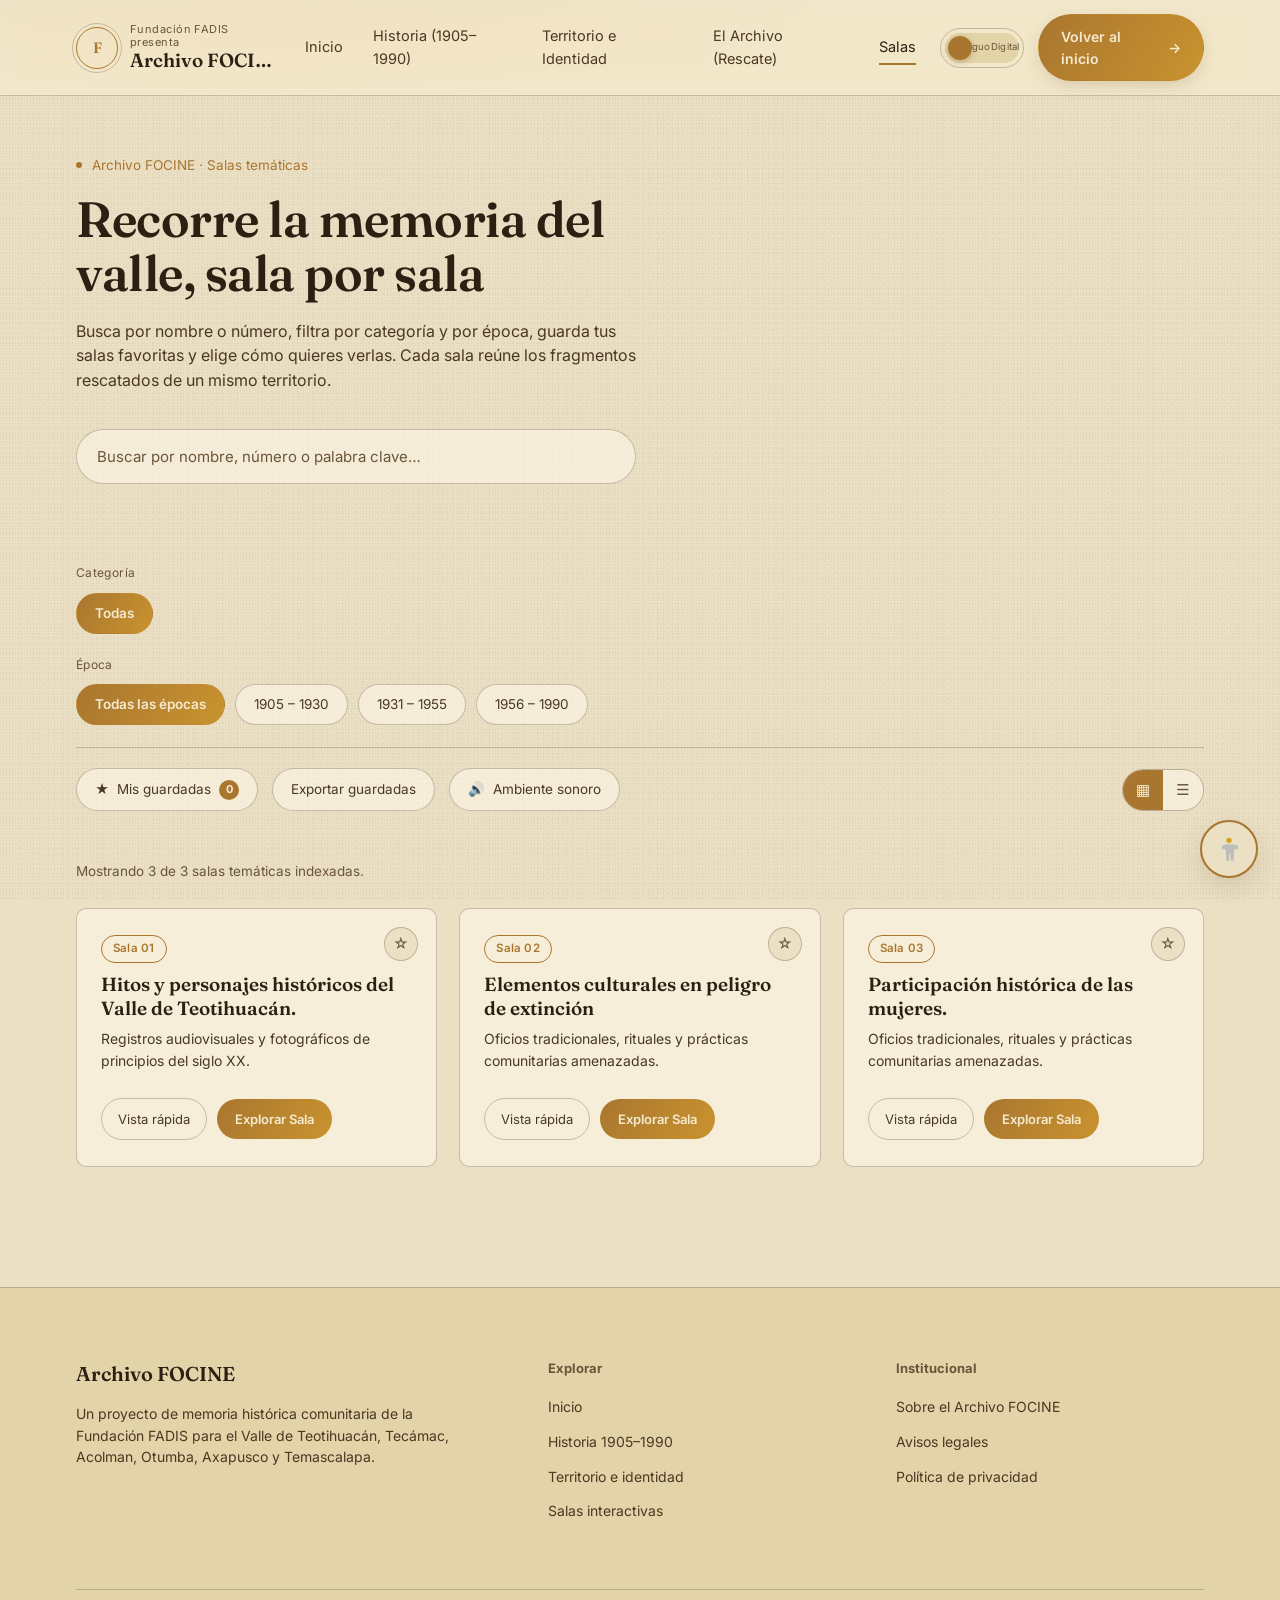
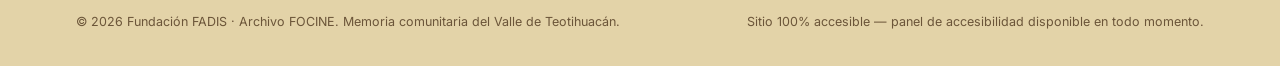
<file: salas.html>
<!DOCTYPE html>
<html lang="es" data-mode="antiguo">

<head>
    <meta charset="UTF-8">
    <meta name="viewport" content="width=device-width, initial-scale=1.0">
    <title>Salas · Archivo FOCINE — Fundación FADIS</title>
    <meta name="description"
        content="Explora las salas temáticas del Archivo FOCINE: memoria histórica del Valle de Teotihuacán entre 1905 y 1990.">
    <link rel="preconnect" href="https://fonts.googleapis.com">
    <link rel="preconnect" href="https://fonts.gstatic.com" crossorigin>
    <link
        href="https://fonts.googleapis.com/css2?family=Fraunces:ital,opsz,wght@0,9..144,400;0,9..144,500;0,9..144,600;0,9..144,700;1,9..144,500&family=Inter:wght@400;500;600;700&display=swap"
        rel="stylesheet">

    <link rel="stylesheet" href="assets/css/main.css">
</head>

<body>

    <a href="#salas-top" class="skip-link">Saltar al contenido principal</a>

    <svg width="0" height="0" style="position:absolute" aria-hidden="true">
        <defs>
            <filter id="cb-protanopia">
                <feColorMatrix type="matrix"
                    values="0.567,0.433,0,0,0  0.558,0.442,0,0,0  0,0.242,0.758,0,0  0,0,0,1,0" />
            </filter>
            <filter id="cb-deuteranopia">
                <feColorMatrix type="matrix" values="0.625,0.375,0,0,0  0.7,0.3,0,0,0  0,0.3,0.7,0,0  0,0,0,1,0" />
            </filter>
            <filter id="cb-tritanopia">
                <feColorMatrix type="matrix"
                    values="0.95,0.05,0,0,0  0,0.433,0.567,0,0  0,0.475,0.525,0,0  0,0,0,1,0" />
            </filter>
            <filter id="cb-achromatopsia">
                <feColorMatrix type="matrix"
                    values="0.299,0.587,0.114,0,0  0.299,0.587,0.114,0,0  0.299,0.587,0.114,0,0  0,0,0,1,0" />
            </filter>
        </defs>
    </svg>

    <canvas id="meshCanvas" aria-hidden="true"></canvas>

    <header class="site-header">
        <div class="header-inner">
            <div class="brand">
                <span class="brand-mark" aria-hidden="true">F</span>
                <span class="brand-text">
                    <span class="fundacion">Fundación FADIS presenta</span>
                    <span class="titulo">Archivo FOCINE</span>
                </span>
            </div>

            <nav class="main-nav" id="mainNav" aria-label="Navegación principal">
                <a href="index.html">Inicio</a>
                <a href="index.html#historia">Historia (1905–1990)</a>
                <a href="index.html#pulso">Territorio e Identidad</a>
                <a href="index.html#archivo">El Archivo (Rescate)</a>
                <a href="salas.html" class="current" aria-current="page">Salas</a>
            </nav>

            <div class="header-actions">
                <button type="button" class="mode-switch" id="modeSwitch" aria-pressed="false"
                    aria-label="Cambiar entre modo Antiguo y modo Digital">
                    <span class="mode-switch-track">
                        <span class="mode-switch-labels"
                            aria-hidden="true"><span>Antiguo</span><span>Digital</span></span>
                        <span class="mode-switch-thumb"></span>
                    </span>
                </button>
                <a href="index.html" class="cta-btn">
                    <span class="long">Volver al inicio</span><span aria-hidden="true">→</span>
                </a>
                <button type="button" class="nav-toggle" id="navToggle" aria-expanded="false" aria-controls="mainNav"
                    aria-label="Abrir menú de navegación">
                    <svg viewBox="0 0 24 24" fill="none" stroke="currentColor" stroke-width="1.8">
                        <path d="M3 6h18M3 12h18M3 18h18" />
                    </svg>
                </button>
            </div>
        </div>
    </header>

    <main id="salas-top">

        <section class="salas-hero">
            <div class="salas-hero-glow" aria-hidden="true"></div>
            <div class="wrap">
                <span class="eyebrow"><span class="dot" aria-hidden="true"></span>Archivo FOCINE · Salas
                    temáticas</span>
                <h1>Recorre la memoria del valle, sala por sala</h1>
                <p class="lede">Busca por nombre o número, filtra por categoría y por época, guarda tus salas favoritas
                    y elige cómo quieres verlas. Cada sala reúne los fragmentos rescatados de un mismo territorio.</p>

                <div class="search-bar">
                    <input type="search" id="searchSalas" placeholder="Buscar por nombre, número o palabra clave…"
                        aria-label="Buscar salas">
                    <button type="button" class="clear-search-btn" id="clearSearch"
                        aria-label="Limpiar búsqueda">&times;</button>
                </div>
            </div>
        </section>

        <section class="filters-section">
            <div class="wrap">

                <div class="filter-block">
                    <span class="filter-label">Categoría</span>
                    <div id="categoryFilters" class="filters-row" role="group" aria-label="Filtrar por categoría">
                        <button type="button" class="filter-btn active" data-filter="all">Todas</button>
                    </div>
                </div>

                <div class="filter-block">
                    <span class="filter-label">Época</span>
                    <div id="timelineFilters" class="filters-row" role="group" aria-label="Filtrar por época">
                        <button type="button" class="timeline-btn active" data-epoca="all">Todas las épocas</button>
                        <button type="button" class="timeline-btn" data-epoca="1905-1930">1905 – 1930</button>
                        <button type="button" class="timeline-btn" data-epoca="1931-1955">1931 – 1955</button>
                        <button type="button" class="timeline-btn" data-epoca="1956-1990">1956 – 1990</button>
                    </div>
                </div>

                <div class="filter-block toolbar-block">
                    <button type="button" class="favs-toggle-btn" id="favsToggleBtn" aria-pressed="false">
                        <span aria-hidden="true">★</span> Mis guardadas <span id="favCount">0</span>
                    </button>
                    <button type="button" class="tool-btn" id="exportFavsBtn">Exportar guardadas</button>
                    <button type="button" class="audio-btn" id="audioAmbientBtn" aria-pressed="false">
                        <span aria-hidden="true">🔊</span> <span id="audioLabel">Ambiente sonoro</span>
                    </button>
                    <div class="view-toggle" role="group" aria-label="Tipo de vista">
                        <button type="button" class="view-btn active" id="gridViewBtn"
                            aria-label="Vista de cuadrícula">▦</button>
                        <button type="button" class="view-btn" id="listViewBtn" aria-label="Vista de lista">☰</button>
                    </div>
                </div>

            </div>
        </section>

        <section class="salas-listing">
            <div class="wrap">
                <p class="salas-metrics" id="salasMetrics"></p>
                <div class="salas-grid" id="salas-container" aria-live="polite"></div>
                <p class="no-results" id="noResults" style="display:none;">No se encontraron salas que coincidan con tu
                    búsqueda o tus filtros. Intenta con otro término o quita algún filtro.</p>
            </div>
        </section>

    </main>

    <footer class="site-footer">
        <div class="wrap">
            <div class="footer-grid">
                <div class="footer-brand">
                    <span class="titulo">Archivo FOCINE</span>
                    <p>Un proyecto de memoria histórica comunitaria de la Fundación FADIS para el Valle de Teotihuacán,
                        Tecámac, Acolman, Otumba, Axapusco y Temascalapa.</p>
                </div>
                <div class="footer-col">
                    <h4>Explorar</h4>
                    <ul>
                        <li><a href="index.html">Inicio</a></li>
                        <li><a href="index.html#historia">Historia 1905–1990</a></li>
                        <li><a href="index.html#pulso">Territorio e identidad</a></li>
                        <li><a href="salas.html">Salas interactivas</a></li>
                    </ul>
                </div>
                <div class="footer-col">
                    <h4>Institucional</h4>
                    <ul>
                        <li><a href="index.html#archivo">Sobre el Archivo FOCINE</a></li>
                        <li><a href="#">Avisos legales</a></li>
                        <li><a href="#">Política de privacidad</a></li>
                    </ul>
                </div>
            </div>
            <div class="footer-bottom">
                <span>© 2026 Fundación FADIS · Archivo FOCINE. Memoria comunitaria del Valle de Teotihuacán.</span>
                <span>Sitio 100% accesible — panel de accesibilidad disponible en todo momento.</span>
            </div>
        </div>
    </footer>

    <!-- ============================================================
     MODAL DE VISTA RÁPIDA
     ============================================================ -->
    <div class="modal-overlay" id="previewModal">
        <div class="modal-box" role="dialog" aria-modal="true" aria-labelledby="modalTitle">
            <button type="button" class="modal-close" id="closeModal" aria-label="Cerrar vista previa">&times;</button>
            <span class="modal-badge" id="modalBadge"></span>
            <h3 id="modalTitle"></h3>
            <p id="modalDesc"></p>
            <a href="#" class="cta-btn" id="modalVisitBtn">Explorar sala <span aria-hidden="true">→</span></a>
        </div>
    </div>

    <!-- Audio ambiental: coloca el archivo real en assets/audio/ambiente-valle.mp3 -->
    <audio id="ambientAudio" loop preload="none">
        <source src="assets/audio/fondo/fondo.mp3" type="audio/mpeg">
    </audio>

    <!-- ============================================================
     BOTÓN Y PANEL DE ACCESIBILIDAD (idéntico al index, misma persistencia)
     ============================================================ -->
    <button class="a11y-launcher" id="a11yLauncher" aria-haspopup="true" aria-expanded="false" aria-controls="a11yPanel"
        aria-label="Abrir herramientas de accesibilidad">
        <svg viewBox="0 0 24 24" fill="none" xmlns="http://www.w3.org/2000/svg" aria-hidden="true">
            <circle cx="12" cy="5" r="2.1" fill="#D4A017" />
            <path
                d="M12 8.2c-3.2 0-5.8.9-5.8 2v1.1c0 .5.4.9.9.9h2.2l.6 8.3c.05.6.55 1 1.1 1s1.05-.4 1.1-1l.4-5.6h.6l.4 5.6c.05.6.55 1 1.1 1s1.05-.4 1.1-1l.6-8.3h2.2c.5 0 .9-.4.9-.9V10.2c0-1.1-2.6-2-5.8-2Z"
                fill="#BDBDBD" />
        </svg>
    </button>

    <div class="a11y-panel" id="a11yPanel" role="dialog" aria-modal="true" aria-label="Menú de accesibilidad">

        <div class="a11y-header">
            <h2>Menú de accesibilidad</h2>
            <button class="a11y-close" id="a11yClose" aria-label="Cerrar menú de accesibilidad">&times;</button>
        </div>

        <div class="a11y-body">

            <div class="a11y-status" id="a11yStatus">
                <span class="a11y-status-dot" aria-hidden="true"></span>
                <span id="a11yStatusText">Ningún perfil activado</span>
            </div>

            <div class="a11y-section-label">Perfiles rápidos</div>
            <div class="a11y-profiles" role="group" aria-label="Perfiles rápidos de accesibilidad">
                <button type="button" class="profile-chip" id="profileMotora" data-profile="motora">
                    <span class="profile-icon" aria-hidden="true">
                        <svg viewBox="0 0 24 24" fill="none">
                            <circle cx="12" cy="4.5" r="2" fill="currentColor" />
                            <path
                                d="M12 8c-2.6 0-5 .7-5 1.7v1c0 .4.3.7.7.7h1.9l.5 7.3c0 .5.5.9 1 .9s.9-.4.9-.9l.3-5h.4l.3 5c0 .5.5.9 1 .9s.9-.4.9-.9l.5-7.3H16c.4 0 .7-.3.7-.7v-1C16.7 8.7 14.6 8 12 8Z"
                                fill="currentColor" />
                        </svg>
                    </span>
                    <span class="profile-label">Discapacidad motora</span>
                    <span class="profile-check" aria-hidden="true">&check;</span>
                </button>

                <button type="button" class="profile-chip" id="profileCeguera" data-profile="ceguera">
                    <span class="profile-icon" aria-hidden="true">
                        <svg viewBox="0 0 24 24" fill="none">
                            <path d="M3 12c1.8-3.6 5.2-6 9-6s7.2 2.4 9 6c-1.8 3.6-5.2 6-9 6s-7.2-2.4-9-6Z"
                                stroke="currentColor" stroke-width="1.6" />
                            <circle cx="12" cy="12" r="2.4" fill="currentColor" />
                        </svg>
                    </span>
                    <span class="profile-label">Ceguera</span>
                    <span class="profile-check" aria-hidden="true">&check;</span>
                </button>

                <button type="button" class="profile-chip" id="profileDaltonismo" data-profile="daltonismo">
                    <span class="profile-icon" aria-hidden="true">
                        <svg viewBox="0 0 24 24" fill="none">
                            <path d="M12 3c3 4 6 7.2 6 10.5A6 6 0 0 1 6 13.5C6 10.2 9 7 12 3Z" stroke="currentColor"
                                stroke-width="1.6" />
                        </svg>
                    </span>
                    <span class="profile-label">Daltonismo</span>
                    <span class="profile-check" aria-hidden="true">&check;</span>
                </button>

                <button type="button" class="profile-chip" id="profileDislexia" data-profile="dislexia">
                    <span class="profile-icon" aria-hidden="true">Df</span>
                    <span class="profile-label">Dislexia</span>
                    <span class="profile-check" aria-hidden="true">&check;</span>
                </button>
            </div>

            <hr class="a11y-divider">

            <div class="a11y-section-label">Ajustes individuales</div>

            <div class="a11y-grid">

                <button type="button" class="a11y-card" id="cardAudio" data-toggle="audio" aria-pressed="false">
                    <span class="card-badge" aria-hidden="true">i</span>
                    <span class="card-check" aria-hidden="true">&check;</span>
                    <span class="card-icon" aria-hidden="true">
                        <svg viewBox="0 0 24 24" fill="none">
                            <path d="M4 10v4h3l4 4V6l-4 4H4Z" fill="currentColor" />
                            <path d="M15.5 8.5a5 5 0 0 1 0 7" stroke="currentColor" stroke-width="1.6"
                                stroke-linecap="round" />
                            <path d="M18 6.5a8.5 8.5 0 0 1 0 11" stroke="currentColor" stroke-width="1.6"
                                stroke-linecap="round" opacity=".6" />
                        </svg>
                    </span>
                    <span class="card-label">Lector de pantalla</span>
                </button>

                <button type="button" class="a11y-card" id="cardContrasteAlto" data-contrast-option="alto"
                    aria-pressed="false">
                    <span class="card-check" aria-hidden="true">&check;</span>
                    <span class="card-icon" aria-hidden="true">
                        <svg viewBox="0 0 24 24" fill="none">
                            <circle cx="12" cy="12" r="9" stroke="currentColor" stroke-width="1.6" />
                            <path d="M12 3a9 9 0 0 1 0 18Z" fill="currentColor" />
                        </svg>
                    </span>
                    <span class="card-label">Contraste +</span>
                </button>

                <button type="button" class="a11y-card" id="cardContrasteOscuro" data-contrast-option="oscuro"
                    aria-pressed="false">
                    <span class="card-check" aria-hidden="true">&check;</span>
                    <span class="card-icon" aria-hidden="true">
                        <svg viewBox="0 0 24 24" fill="none">
                            <path d="M20 14.5A8.5 8.5 0 1 1 9.5 4a6.5 6.5 0 0 0 10.5 10.5Z" fill="currentColor" />
                        </svg>
                    </span>
                    <span class="card-label">Modo oscuro</span>
                </button>

                <button type="button" class="a11y-card" id="cardSaturacion" data-toggle="saturacion"
                    aria-pressed="false">
                    <span class="card-check" aria-hidden="true">&check;</span>
                    <span class="card-icon" aria-hidden="true">
                        <svg viewBox="0 0 24 24" fill="none">
                            <path d="M12 3c2.8 3.8 5.5 6.9 5.5 10a5.5 5.5 0 1 1-11 0C6.5 9.9 9.2 6.8 12 3Z"
                                stroke="currentColor" stroke-width="1.6" />
                        </svg>
                    </span>
                    <span class="card-label">Saturación</span>
                </button>

                <button type="button" class="a11y-card" id="cardTipografia" data-expand="tipografia"
                    aria-expanded="false">
                    <span class="card-check" aria-hidden="true">&check;</span>
                    <span class="card-icon" aria-hidden="true">T T</span>
                    <span class="card-label">Tipografía</span>
                </button>

                <button type="button" class="a11y-card" id="cardZoom" data-toggle="zoom" aria-pressed="false">
                    <span class="card-check" aria-hidden="true">&check;</span>
                    <span class="card-icon" aria-hidden="true">A+</span>
                    <span class="card-label">Texto más grande</span>
                </button>

                <button type="button" class="a11y-card" id="cardEspaciado" data-toggle="espaciado" aria-pressed="false">
                    <span class="card-check" aria-hidden="true">&check;</span>
                    <span class="card-icon" aria-hidden="true">
                        <svg viewBox="0 0 24 24" fill="none">
                            <path d="M4 12h16M4 12l3-3M4 12l3 3M20 12l-3-3M20 12l-3 3" stroke="currentColor"
                                stroke-width="1.6" stroke-linecap="round" stroke-linejoin="round" />
                        </svg>
                    </span>
                    <span class="card-label">Espaciado de texto</span>
                </button>

                <button type="button" class="a11y-card" id="cardCursor" data-expand="cursor" aria-expanded="false">
                    <span class="card-check" aria-hidden="true">&check;</span>
                    <span class="card-icon" aria-hidden="true">
                        <svg viewBox="0 0 24 24" fill="currentColor">
                            <path d="M5 3l14 8.5-6.2.9L16 19l-2.6 1.1-3.2-6.6L5 17V3Z" />
                        </svg>
                    </span>
                    <span class="card-label">Cursor</span>
                </button>

                <button type="button" class="a11y-card" id="cardResaltado" data-toggle="resaltado" aria-pressed="false">
                    <span class="card-check" aria-hidden="true">&check;</span>
                    <span class="card-icon" aria-hidden="true">
                        <svg viewBox="0 0 24 24" fill="none">
                            <rect x="4" y="14" width="16" height="6" rx="1" fill="currentColor" opacity=".35" />
                            <path d="M8 14l6-9 3 2-6 9-4 1 1-3Z" fill="currentColor" />
                        </svg>
                    </span>
                    <span class="card-label">Resaltado de texto</span>
                </button>

            </div>

            <div class="a11y-subpanel" id="subpanelDaltonismo" data-subpanel="daltonismo" hidden>
                <span class="a11y-subpanel-label">Tipo de daltonismo</span>
                <div class="a11y-chip-row" role="group" aria-label="Tipo de ajuste de color">
                    <button type="button" class="a11y-chip" data-color-blind="none">Estándar</button>
                    <button type="button" class="a11y-chip" data-color-blind="protanopia">Protanopia</button>
                    <button type="button" class="a11y-chip" data-color-blind="deuteranopia">Deuteranopia</button>
                    <button type="button" class="a11y-chip" data-color-blind="tritanopia">Tritanopia</button>
                    <button type="button" class="a11y-chip" data-color-blind="achromatopsia">Monocromía</button>
                </div>
            </div>

            <div class="a11y-subpanel" id="subpanelTipografia" data-subpanel="tipografia" hidden>
                <span class="a11y-subpanel-label">Familia tipográfica</span>
                <div class="a11y-chip-row" role="group" aria-label="Familia tipográfica">
                    <button type="button" class="a11y-chip" data-font="default">Estándar</button>
                    <button type="button" class="a11y-chip" data-font="opendyslexic">OpenDyslexic</button>
                    <button type="button" class="a11y-chip" data-font="sans">Sans-serif</button>
                    <button type="button" class="a11y-chip" data-font="serif">Serif clásica</button>
                </div>
            </div>

            <div class="a11y-subpanel" id="subpanelCursor" data-subpanel="cursor" hidden>
                <span class="a11y-subpanel-label">Tamaño de la flecha</span>
                <div class="a11y-chip-row" role="group" aria-label="Tamaño del cursor">
                    <button type="button" class="a11y-chip" data-cursor="normal">Normal</button>
                    <button type="button" class="a11y-chip" data-cursor="grande">Grande</button>
                    <button type="button" class="a11y-chip" data-cursor="extragrande">Extragrande</button>
                </div>
            </div>

            <button type="button" class="a11y-reset" id="a11yReset">Restablecer todos los ajustes</button>

        </div>
    </div>
    <script src="assets/js/data.js"></script>
    <script src="assets/js/app.js"></script>
    <script src="assets/js/salas.js"></script>

</body>

</html>
</file>
<file: assets/css/inicio.css>
/* ============================================================
   0. RESET Y VARIABLES BASE
   ============================================================ */
*, *::before, *::after { box-sizing: border-box; }
html { scroll-behavior: smooth; }
@media (prefers-reduced-motion: reduce) {
  html { scroll-behavior: auto; }
  *, *::before, *::after { animation-duration: 0.001ms !important; animation-iteration-count: 1 !important; transition-duration: 0.001ms !important; scroll-behavior: auto !important; }
}
body { margin: 0; }
h1,h2,h3,h4,p,ul,figure { margin: 0; padding: 0; }
ul { list-style: none; }
img { max-width: 100%; display: block; }
button { font: inherit; cursor: pointer; }
a { color: inherit; }

:root{
  --bg-0: #ece0c4;
  --bg-1: #f4ead0;
  --bg-2: #e3d3a8;
  --ink-0: #2c2013;
  --ink-1: #4a3823;
  --ink-2: #6b5539;
  --accent-0: #a9762f;
  --accent-1: #c9932f;
  --line: rgba(44,32,19,0.22);
  --card-bg: rgba(255,250,235,0.55);
  --card-border: rgba(74,56,35,0.28);
  --header-bg: rgba(244,234,208,0.72);
  --shadow-color: rgba(74,50,20,0.25);
  --grain-opacity: 0.14;
  --font-display: 'Fraunces', Georgia, serif;
  --font-body: 'Inter', system-ui, sans-serif;
  --radius-s: 4px;
  --radius-m: 10px;
  --transition-mode: 900ms cubic-bezier(.65,0,.35,1);
}

html[data-mode="digital"]{
  --bg-0: #060a14;
  --bg-1: #0a1120;
  --bg-2: #0d1526;
  --ink-0: #e9f1f8;
  --ink-1: #b6c6d8;
  --ink-2: #7e93aa;
  --accent-0: #38e6d4;
  --accent-1: #d9b24c;
  --line: rgba(120,220,255,0.18);
  --card-bg: rgba(20,30,48,0.55);
  --card-border: rgba(56,230,212,0.22);
  --header-bg: rgba(6,10,20,0.6);
  --shadow-color: rgba(0,0,0,0.55);
  --grain-opacity: 0.05;
}

html.a11y-dark{
  --bg-0: #08090b;
  --bg-1: #0d0f12;
  --bg-2: #121417;
  --ink-0: #f4f2ee;
  --ink-1: #d4d0c8;
  --ink-2: #a6a196;
  --card-bg: rgba(255,255,255,0.06);
  --card-border: rgba(255,255,255,0.16);
  --header-bg: rgba(8,9,11,0.75);
  --shadow-color: rgba(0,0,0,0.6);
}

body{
  background: var(--bg-0);
  color: var(--ink-0);
  font-family: var(--font-body);
  line-height: 1.55;
  transition: background var(--transition-mode), color var(--transition-mode);
  overflow-x: hidden;
}

:focus-visible{
  outline: 3px solid var(--accent-0);
  outline-offset: 3px;
  border-radius: 2px;
}

body::before{
  content: "";
  position: fixed;
  inset: 0;
  pointer-events: none;
  z-index: 1;
  opacity: var(--grain-opacity);
  background-image:
    radial-gradient(circle at 20% 30%, rgba(0,0,0,0.5) 0, transparent 1px),
    radial-gradient(circle at 60% 70%, rgba(0,0,0,0.5) 0, transparent 1px),
    radial-gradient(circle at 85% 15%, rgba(0,0,0,0.5) 0, transparent 1px);
  background-size: 3px 3px, 5px 5px, 7px 7px;
  mix-blend-mode: multiply;
  transition: opacity var(--transition-mode);
}

.wrap{ max-width: 1240px; margin: 0 auto; padding: 0 clamp(20px,5vw,56px); }

#meshCanvas{
  position: fixed;
  inset: 0;
  z-index: 0;
  opacity: 0;
  transition: opacity var(--transition-mode);
  pointer-events: none;
}
html[data-mode="digital"] #meshCanvas{ opacity: 0.55; }

.site-header{
  position: fixed;
  top: 0; left: 0; right: 0;
  z-index: 500;
  backdrop-filter: blur(14px) saturate(140%);
  -webkit-backdrop-filter: blur(14px) saturate(140%);
  background: var(--header-bg);
  border-bottom: 1px solid var(--line);
  transition: background var(--transition-mode), border-color var(--transition-mode);
}
.header-inner{
  display: flex;
  align-items: center;
  justify-content: space-between;
  gap: 24px;
  padding: 14px clamp(20px,5vw,56px);
  max-width: 1240px;
  margin: 0 auto;
}
.brand{ display: flex; align-items: center; gap: 12px; min-width: 0; }
.brand-mark{
  width: 42px; height: 42px; flex-shrink: 0;
  border-radius: 50%;
  border: 1.5px solid var(--accent-0);
  display: flex; align-items: center; justify-content: center;
  color: var(--accent-0);
  font-family: var(--font-display);
  font-weight: 600;
  font-size: 15px;
  position: relative;
}
.brand-mark::after{
  content:"";
  position:absolute; inset:-5px;
  border-radius: 50%;
  border: 1px solid var(--line);
}
.brand-text{ display: flex; flex-direction: column; line-height: 1.2; min-width: 0; }
.brand-text .fundacion{
  font-size: 11px;
  letter-spacing: 0.04em;
  color: var(--ink-2);
}
.brand-text .titulo{
  font-family: var(--font-display);
  font-weight: 600;
  font-size: clamp(15px, 2vw, 19px);
  color: var(--ink-0);
  white-space: nowrap;
  overflow: hidden;
  text-overflow: ellipsis;
}

.main-nav{
  display: flex;
  align-items: center;
  gap: 30px;
}
.main-nav a{
  text-decoration: none;
  font-size: 14.5px;
  color: var(--ink-1);
  position: relative;
  padding: 4px 0;
  transition: color 240ms ease;
}
.main-nav a::after{
  content:"";
  position: absolute;
  left:0; right:100%; bottom: -2px;
  height: 1.5px;
  background: var(--accent-0);
  transition: right 280ms cubic-bezier(.65,0,.35,1);
}
.main-nav a:hover{ color: var(--ink-0); }
.main-nav a:hover::after{ right: 0; }

.header-actions{ display: flex; align-items: center; gap: 14px; }

.mode-switch{
  display: flex;
  align-items: center;
  gap: 8px;
  background: transparent;
  border: 1px solid var(--card-border);
  border-radius: 999px;
  padding: 4px;
  position: relative;
}
.mode-switch-track{
  position: relative;
  width: 74px;
  height: 30px;
  border-radius: 999px;
  background: var(--bg-2);
  border: none;
  padding: 0;
  display: flex;
  align-items: center;
  transition: background 400ms ease;
}
.mode-switch-thumb{
  position: absolute;
  top: 3px; left: 3px;
  width: 24px; height: 24px;
  border-radius: 50%;
  background: var(--accent-0);
  box-shadow: 0 2px 6px var(--shadow-color);
  transition: transform 420ms cubic-bezier(.65,0,.35,1), background 420ms ease;
}
html[data-mode="digital"] .mode-switch-thumb{ transform: translateX(44px); box-shadow: 0 0 12px var(--accent-0); }
.mode-switch-labels{
  position: absolute;
  inset: 0;
  display: flex;
  align-items: center;
  justify-content: space-between;
  padding: 0 8px;
  font-size: 9.5px;
  letter-spacing: 0.03em;
  color: var(--ink-2);
  pointer-events: none;
}

.cta-btn{
  display: inline-flex;
  align-items: center;
  gap: 8px;
  padding: 11px 22px;
  border-radius: 999px;
  border: 1px solid transparent;
  background: linear-gradient(120deg, var(--accent-0), var(--accent-1));
  color: var(--bg-1);
  font-weight: 600;
  font-size: 14px;
  text-decoration: none;
  position: relative;
  overflow: hidden;
  isolation: isolate;
  box-shadow: 0 6px 20px -6px var(--shadow-color);
  transition: transform 260ms ease, box-shadow 260ms ease;
}
.cta-btn:hover{ transform: translateY(-2px); box-shadow: 0 10px 26px -6px var(--shadow-color); }
.cta-btn::before{
  content:"";
  position: absolute;
  inset: 0;
  z-index: -1;
  background: linear-gradient(120deg, transparent, rgba(255,255,255,0.55), transparent);
  transform: translateX(-120%);
}
.cta-btn:hover::before{ transform: translateX(120%); transition: transform 700ms ease; }
html[data-mode="digital"] .cta-btn{ color: #06121a; }

.nav-toggle{
  display: none;
  width: 40px; height: 40px;
  border-radius: 50%;
  border: 1px solid var(--card-border);
  background: transparent;
  color: var(--ink-0);
  align-items: center; justify-content: center;
}
.nav-toggle svg{ width: 18px; height: 18px; }

@media (max-width: 880px){
  .main-nav{
    position: fixed;
    top: 70px; right: 16px; left: 16px;
    background: var(--header-bg);
    backdrop-filter: blur(16px);
    border: 1px solid var(--line);
    border-radius: var(--radius-m);
    flex-direction: column;
    align-items: flex-start;
    padding: 18px;
    gap: 14px;
    transform: translateY(-12px);
    opacity: 0;
    pointer-events: none;
    transition: transform 280ms ease, opacity 280ms ease;
  }
  .main-nav.open{ transform: translateY(0); opacity: 1; pointer-events: auto; }
  .nav-toggle{ display: inline-flex; }
  .cta-btn span.long{ display:none; }
}

.hero{
  position: relative;
  min-height: 100svh;
  display: flex;
  align-items: center;
  padding: 140px 0 80px;
  z-index: 2;
  overflow: hidden;
}
.hero-bg-glow{
  position: absolute;
  inset: -10% -10% auto -10%;
  height: 70%;
  background: radial-gradient(60% 60% at 30% 20%, color-mix(in srgb, var(--accent-0) 22%, transparent), transparent 70%);
  pointer-events: none;
  transition: background var(--transition-mode);
}
.hero-grid{
  display: grid;
  grid-template-columns: 1.15fr 0.85fr;
  gap: 48px;
  align-items: center;
  position: relative;
  z-index: 2;
}
.hero-eyebrow{
  display: inline-flex;
  align-items: center;
  gap: 10px;
  font-size: 13.5px;
  color: var(--accent-0);
  margin-bottom: 22px;
}
.hero-eyebrow .dot{ width: 6px; height: 6px; border-radius: 50%; background: var(--accent-0); }
.hero h1{
  font-family: var(--font-display);
  font-weight: 600;
  font-size: clamp(2.4rem, 5.2vw, 4.1rem);
  line-height: 1.04;
  color: var(--ink-0);
  letter-spacing: -0.01em;
}
.hero h1 em{ font-style: italic; font-weight: 500; color: var(--accent-0); }
.hero p.lede{
  margin-top: 26px;
  font-size: clamp(1.02rem, 1.4vw, 1.2rem);
  color: var(--ink-1);
  max-width: 52ch;
}
.hero-cta-row{ display: flex; align-items: center; gap: 22px; margin-top: 40px; flex-wrap: wrap; }
.hero-cta-row .cta-btn{ padding: 15px 30px; font-size: 15px; }
.hero-years{
  display: flex;
  flex-direction: column;
  font-size: 13px;
  color: var(--ink-2);
}
.hero-years strong{ font-family: var(--font-display); font-size: 20px; color: var(--ink-0); font-weight: 600; }

.hero-panel{
  position: relative;
  aspect-ratio: 4/5;
  border-radius: var(--radius-m);
  border: 1px solid var(--card-border);
  background: var(--card-bg);
  overflow: hidden;
  display: flex;
  align-items: flex-end;
}
.hero-panel-texture{
  position: absolute; inset: 0;
  background:
    repeating-linear-gradient(115deg, transparent 0 26px, var(--line) 26px 27px),
    linear-gradient(200deg, var(--bg-2), var(--bg-0));
  transition: background var(--transition-mode);
}
html[data-mode="digital"] .hero-panel-texture{
  background:
    linear-gradient(200deg, #0d1526, #060a14),
    repeating-linear-gradient(90deg, rgba(56,230,212,0.08) 0 1px, transparent 1px 42px),
    repeating-linear-gradient(0deg, rgba(56,230,212,0.08) 0 1px, transparent 1px 42px);
}
.hero-panel-caption{
  position: relative;
  z-index: 2;
  padding: 26px;
  color: var(--ink-0);
}
.hero-panel-caption .place-list{
  font-family: var(--font-display);
  font-size: 15px;
  font-style: italic;
  color: var(--accent-0);
}
.hero-panel-caption p{ margin-top: 8px; font-size: 13px; color: var(--ink-1); }

.scroll-cue{
  position: absolute;
  left: 50%;
  bottom: 30px;
  transform: translateX(-50%);
  display: flex;
  flex-direction: column;
  align-items: center;
  gap: 8px;
  color: var(--ink-2);
  font-size: 11.5px;
  z-index: 3;
}
.scroll-cue .stick{
  width: 1px; height: 34px;
  background: linear-gradient(var(--ink-2), transparent);
  position: relative;
  overflow: hidden;
}
.scroll-cue .stick::after{
  content:"";
  position: absolute;
  top: -100%; left: 0; width: 100%; height: 100%;
  background: var(--accent-0);
  animation: scrollcue 2.2s ease-in-out infinite;
}
@keyframes scrollcue{ 0%{top:-100%;} 60%{top:100%;} 100%{top:100%;} }

@media (max-width: 900px){
  .hero-grid{ grid-template-columns: 1fr; }
  .hero-panel{ aspect-ratio: 16/10; order: -1; }
}

section{ position: relative; z-index: 2; padding: 118px 0; }
.section-head{ max-width: 640px; margin-bottom: 56px; }
.section-head .eyebrow{ font-size: 13px; color: var(--accent-0); margin-bottom: 12px; display:block; }
.section-head h2{
  font-family: var(--font-display);
  font-weight: 600;
  font-size: clamp(1.9rem, 3.4vw, 2.7rem);
  color: var(--ink-0);
  letter-spacing: -0.01em;
}
.section-head p{ margin-top: 16px; color: var(--ink-1); font-size: 16px; max-width: 58ch; }

[data-reveal]{
  opacity: 0;
  transform: translateY(26px);
  transition: opacity 700ms cubic-bezier(.2,.7,.2,1), transform 700ms cubic-bezier(.2,.7,.2,1);
}
[data-reveal].is-visible{ opacity: 1; transform: translateY(0); }

.pulso{ background: var(--bg-1); transition: background var(--transition-mode); }
.pulso-grid{
  display: grid;
  grid-template-columns: repeat(3, 1fr);
  gap: 20px;
}
.pulso-card{
  position: relative;
  border-radius: var(--radius-m);
  border: 1px solid var(--card-border);
  background: var(--card-bg);
  padding: 28px 24px;
  min-height: 210px;
  display: flex;
  flex-direction: column;
  justify-content: flex-end;
  overflow: hidden;
  transform-style: preserve-3d;
  transition: transform 420ms cubic-bezier(.2,.7,.2,1), border-color 300ms ease, box-shadow 300ms ease;
}
.pulso-card:hover{
  transform: translateY(-6px) rotateX(2deg);
  border-color: var(--accent-0);
  box-shadow: 0 18px 40px -18px var(--shadow-color);
}
.pulso-card .pulso-index{
  position: absolute;
  top: 20px; right: 22px;
  font-family: var(--font-display);
  font-style: italic;
  font-size: 13px;
  color: var(--ink-2);
}
.pulso-card h3{
  font-family: var(--font-display);
  font-weight: 600;
  font-size: 21px;
  color: var(--ink-0);
  margin-bottom: 8px;
}
.pulso-card p{ font-size: 14px; color: var(--ink-1); }
.pulso-card .glow{
  position: absolute;
  width: 160px; height: 160px;
  border-radius: 50%;
  background: radial-gradient(circle, color-mix(in srgb, var(--accent-0) 30%, transparent), transparent 70%);
  top: -60px; left: -40px;
  opacity: 0.6;
}
@media (max-width: 980px){ .pulso-grid{ grid-template-columns: repeat(2,1fr); } }
@media (max-width: 620px){ .pulso-grid{ grid-template-columns: 1fr; } }

.timeline-scroller{
  display: flex;
  gap: 20px;
  overflow-x: auto;
  padding: 10px 4px 34px;
  scroll-snap-type: x proximity;
  scrollbar-width: thin;
  scrollbar-color: var(--accent-0) transparent;
}
.timeline-scroller::-webkit-scrollbar{ height: 6px; }
.timeline-scroller::-webkit-scrollbar-thumb{ background: var(--accent-0); border-radius: 999px; }
.timeline-card{
  scroll-snap-align: start;
  flex: 0 0 300px;
  border-radius: var(--radius-m);
  border: 1px solid var(--card-border);
  background: var(--card-bg);
  padding: 26px 22px;
  position: relative;
}
.timeline-card .years{
  font-family: var(--font-display);
  font-weight: 600;
  font-style: italic;
  font-size: 26px;
  color: var(--accent-0);
  margin-bottom: 14px;
  display: block;
}
.timeline-card h3{ font-size: 16.5px; font-weight: 600; color: var(--ink-0); margin-bottom: 10px; }
.timeline-card p{ font-size: 14px; color: var(--ink-1); }
.timeline-rail{
  position: relative;
  height: 2px;
  background: var(--line);
  margin: 0 4px 30px;
  border-radius: 2px;
  overflow: hidden;
}
.timeline-rail-fill{
  position: absolute; inset: 0;
  width: 0%;
  background: linear-gradient(90deg, var(--accent-0), var(--accent-1));
  transition: width 120ms linear;
}

.acervo{ background: var(--bg-1); }
.acervo-grid{
  display: grid;
  grid-template-columns: repeat(3, 1fr);
  gap: 28px;
}
.acervo-card{
  border-top: 1px solid var(--card-border);
  padding-top: 26px;
}
.acervo-card .icon{
  width: 46px; height: 46px;
  border-radius: 50%;
  border: 1px solid var(--accent-0);
  color: var(--accent-0);
  display: flex; align-items: center; justify-content: center;
  margin-bottom: 22px;
}
.acervo-card .icon svg{ width: 20px; height: 20px; }
.acervo-card h3{
  font-family: var(--font-display);
  font-weight: 600;
  font-size: 19px;
  color: var(--ink-0);
  margin-bottom: 12px;
}
.acervo-card p{ font-size: 14.5px; color: var(--ink-1); }
.acervo-note{
  margin-top: 50px;
  padding: 26px 28px;
  border-radius: var(--radius-m);
  border: 1px dashed var(--card-border);
  font-size: 14px;
  color: var(--ink-2);
  max-width: 74ch;
}
@media (max-width: 900px){ .acervo-grid{ grid-template-columns: 1fr; gap: 40px; } }

.site-footer{
  background: var(--bg-2);
  border-top: 1px solid var(--line);
  padding: 70px 0 34px;
  position: relative;
  z-index: 2;
}
.footer-grid{
  display: grid;
  grid-template-columns: 1.4fr 1fr 1fr;
  gap: 40px;
}
.footer-brand .titulo{ font-family: var(--font-display); font-weight: 600; font-size: 20px; }
.footer-brand p{ margin-top: 14px; font-size: 14px; color: var(--ink-1); max-width: 42ch; }
.footer-col h4{ font-size: 13px; color: var(--ink-2); margin-bottom: 16px; }
.footer-col ul li{ margin-bottom: 10px; }
.footer-col a{ text-decoration: none; font-size: 14px; color: var(--ink-1); transition: color 200ms ease; }
.footer-col a:hover{ color: var(--accent-0); }
.footer-social{ display: flex; gap: 12px; margin-top: 4px; }
.footer-social a{
  width: 36px; height: 36px;
  border-radius: 50%;
  border: 1px solid var(--card-border);
  display: flex; align-items: center; justify-content: center;
}
.footer-social svg{ width: 15px; height: 15px; }
.footer-bottom{
  margin-top: 56px;
  padding-top: 22px;
  border-top: 1px solid var(--line);
  display: flex;
  justify-content: space-between;
  flex-wrap: wrap;
  gap: 12px;
  font-size: 12.5px;
  color: var(--ink-2);
}
@media (max-width: 780px){ .footer-grid{ grid-template-columns: 1fr; gap: 32px; } }

.a11y-launcher{
  position: fixed;
  right: 22px; bottom: 22px;
  z-index: 900;
  width: 58px; height: 58px;
  border-radius: 50%;
  border: 2px solid var(--accent-0);
  background: var(--bg-0);
  display: flex; align-items: center; justify-content: center;
  box-shadow: 0 10px 30px -8px var(--shadow-color);
  transition: transform 240ms ease, background 300ms ease;
}
.a11y-launcher:hover{ transform: scale(1.06); }
.a11y-launcher svg{ width: 30px; height: 30px; }

.a11y-panel{
  position: fixed;
  right: 22px; bottom: 92px;
  z-index: 900;
  width: min(360px, calc(100vw - 44px));
  max-height: min(640px, calc(100vh - 130px));
  background: var(--bg-0);
  border: 1px solid var(--card-border);
  border-radius: 16px;
  box-shadow: 0 24px 60px -14px var(--shadow-color);
  display: flex;
  flex-direction: column;
  transform: translateY(16px) scale(0.98);
  opacity: 0;
  pointer-events: none;
  transition: transform 260ms cubic-bezier(.2,.7,.2,1), opacity 220ms ease;
}
.a11y-panel.open{ transform: translateY(0) scale(1); opacity: 1; pointer-events: auto; }

.a11y-header{
  display: flex; align-items: center; justify-content: space-between;
  padding: 18px 20px;
  border-bottom: 1px solid var(--line);
  flex-shrink: 0;
}
.a11y-header h2{ font-family: var(--font-display); font-size: 17px; font-weight: 600; }
.a11y-close{
  width: 30px; height: 30px;
  border-radius: 50%;
  border: 1px solid var(--card-border);
  background: transparent;
  color: var(--ink-0);
  font-size: 18px; line-height: 1;
}

.a11y-body{ padding: 18px 20px 22px; overflow-y: auto; }

.a11y-status{
  display: flex; align-items: center; gap: 10px;
  font-size: 13px; color: var(--ink-1);
  padding: 10px 12px;
  border-radius: 10px;
  background: var(--card-bg);
  border: 1px solid var(--card-border);
  margin-bottom: 20px;
}
.a11y-status-dot{ width: 8px; height: 8px; border-radius: 50%; background: var(--ink-2); flex-shrink: 0; }
.a11y-status.has-active .a11y-status-dot{ background: var(--accent-0); box-shadow: 0 0 8px var(--accent-0); }

.a11y-section-label{ font-size: 12px; color: var(--ink-2); margin-bottom: 10px; }

.a11y-profiles{ display: grid; grid-template-columns: 1fr 1fr; gap: 10px; margin-bottom: 18px; }
.profile-chip{
  position: relative;
  display: flex; flex-direction: column; align-items: center; gap: 6px;
  text-align: center;
  padding: 14px 8px;
  border-radius: 12px;
  border: 1px solid var(--card-border);
  background: var(--card-bg);
  color: var(--ink-1);
}
.profile-chip .profile-icon{ width: 22px; height: 22px; color: var(--ink-1); }
.profile-chip .profile-icon svg{ width: 100%; height: 100%; }
.profile-chip .profile-label{ font-size: 11.5px; }
.profile-chip .profile-check{ position: absolute; top: 6px; right: 8px; font-size: 12px; opacity: 0; color: var(--accent-0); }
.profile-chip[aria-pressed="true"]{ border-color: var(--accent-0); background: color-mix(in srgb, var(--accent-0) 12%, var(--card-bg)); color: var(--ink-0); }
.profile-chip[aria-pressed="true"] .profile-icon{ color: var(--accent-0); }
.profile-chip[aria-pressed="true"] .profile-check{ opacity: 1; }

.a11y-divider{ border: none; border-top: 1px solid var(--line); margin: 4px 0 18px; }

.a11y-grid{ display: grid; grid-template-columns: 1fr 1fr; gap: 10px; }
.a11y-card{
  position: relative;
  display: flex; flex-direction: column; align-items: center; gap: 8px;
  padding: 16px 10px;
  border-radius: 12px;
  border: 1px solid var(--card-border);
  background: var(--card-bg);
  color: var(--ink-1);
  text-align: center;
}
.a11y-card .card-icon{ width: 24px; height: 24px; display:flex; align-items:center; justify-content:center; font-size: 13px; font-weight: 700; color: var(--ink-1); }
.a11y-card .card-icon svg{ width: 100%; height: 100%; }
.a11y-card .card-label{ font-size: 12px; }
.a11y-card .card-check{ position: absolute; top: 8px; right: 10px; font-size: 13px; opacity: 0; color: var(--accent-0); }
.a11y-card .card-badge{
  position: absolute; top: 8px; left: 10px;
  width: 15px; height: 15px; border-radius: 50%;
  background: var(--ink-2); color: var(--bg-0);
  font-size: 10px; display:flex; align-items:center; justify-content:center;
}
.a11y-card[aria-pressed="true"], .a11y-card[aria-expanded="true"]{
  border-color: var(--accent-0);
  background: color-mix(in srgb, var(--accent-0) 12%, var(--card-bg));
  color: var(--ink-0);
}
.a11y-card[aria-pressed="true"] .card-icon, .a11y-card[aria-expanded="true"] .card-icon{ color: var(--accent-0); }
.a11y-card[aria-pressed="true"] .card-check{ opacity: 1; }

.a11y-subpanel{
  margin-top: 14px;
  padding: 14px;
  border-radius: 12px;
  background: var(--card-bg);
  border: 1px solid var(--card-border);
}
.a11y-subpanel-label{ font-size: 11.5px; color: var(--ink-2); display: block; margin-bottom: 10px; }
.a11y-chip-row{ display: flex; flex-wrap: wrap; gap: 8px; }
.a11y-chip{
  padding: 7px 13px;
  border-radius: 999px;
  border: 1px solid var(--card-border);
  background: var(--bg-0);
  font-size: 12.5px;
  color: var(--ink-1);
}
.a11y-chip[aria-pressed="true"]{ background: var(--accent-0); border-color: var(--accent-0); color: var(--bg-0); font-weight: 600; }

.a11y-reset{
  width: 100%;
  margin-top: 20px;
  padding: 12px;
  border-radius: 10px;
  border: 1px solid var(--card-border);
  background: transparent;
  color: var(--ink-1);
  font-size: 13px;
}
.a11y-reset:hover{ border-color: var(--accent-0); color: var(--accent-0); }

html.a11y-contraste-alto{ --card-border: currentColor; }
html.a11y-contraste-alto body{ letter-spacing: 0.005em; }
html.a11y-contraste-alto .site-header,
html.a11y-contraste-alto .pulso-card,
html.a11y-contraste-alto .timeline-card,
html.a11y-contraste-alto .a11y-panel{ border-width: 2px; }

html.a11y-zoom{ font-size: 112.5%; }
html.a11y-espaciado body{ letter-spacing: 0.03em; word-spacing: 0.14em; line-height: 1.9; }
html.a11y-resaltado a, html.a11y-resaltado .main-nav a, html.a11y-resaltado .footer-col a{
  text-decoration: underline;
  text-underline-offset: 3px;
}
html.a11y-resaltado p, html.a11y-resaltado li{ background: color-mix(in srgb, var(--accent-0) 6%, transparent); }

html.a11y-font-opendyslexic body{ font-family: "Comic Sans MS", "Comic Sans", var(--font-body); letter-spacing: 0.02em; }
html.a11y-font-sans body{ font-family: Arial, Helvetica, var(--font-body); }
html.a11y-font-sans h1, html.a11y-font-sans h2, html.a11y-font-sans h3, html.a11y-font-sans .titulo{ font-family: Arial, Helvetica, sans-serif; }
html.a11y-font-serif body{ font-family: Georgia, "Times New Roman", serif; }

html.a11y-cursor-grande, html.a11y-cursor-grande *{ cursor: pointer; }
html.a11y-cursor-grande{ cursor: url('data:image/svg+xml;utf8,<svg xmlns="http://www.w3.org/2000/svg" width="40" height="40" viewBox="0 0 24 24"><path d="M5 3l14 8.5-6.2.9L16 19l-2.6 1.1-3.2-6.6L5 17V3Z" fill="black" stroke="white" stroke-width="1"/></svg>') 4 4, auto; }
html.a11y-cursor-extragrande{ cursor: url('data:image/svg+xml;utf8,<svg xmlns="http://www.w3.org/2000/svg" width="64" height="64" viewBox="0 0 24 24"><path d="M5 3l14 8.5-6.2.9L16 19l-2.6 1.1-3.2-6.6L5 17V3Z" fill="black" stroke="white" stroke-width="1"/></svg>') 6 6, auto; }

html.a11y-audio-hint a:hover, html.a11y-audio-hint button:hover{ outline: 2px dashed var(--accent-0); outline-offset: 2px; }

.visually-hidden{
  position: absolute !important;
  width: 1px; height: 1px;
  padding: 0; margin: -1px;
  overflow: hidden;
  clip: rect(0,0,0,0);
  white-space: nowrap;
  border: 0;
}
.skip-link{
  position: fixed;
  top: -60px; left: 12px;
  z-index: 1200;
  background: var(--accent-0);
  color: var(--bg-0);
  padding: 10px 16px;
  border-radius: 8px;
  transition: top 200ms ease;
}
.skip-link:focus{ top: 12px; }
</file>
<file: assets/css/main.css>
/* ============================================================
   0. RESET Y VARIABLES BASE (idéntico al index para consistencia)
   ============================================================ */
        *,
        *::before,
        *::after {
            box-sizing: border-box;
        }

        html {
            scroll-behavior: smooth;
        }

        @media (prefers-reduced-motion: reduce) {
            html {
                scroll-behavior: auto;
            }

            *,
            *::before,
            *::after {
                animation-duration: 0.001ms !important;
                animation-iteration-count: 1 !important;
                transition-duration: 0.001ms !important;
                scroll-behavior: auto !important;
            }
        }

        body {
            margin: 0;
        }

        h1,
        h2,
        h3,
        h4,
        p,
        ul,
        figure {
            margin: 0;
            padding: 0;
        }

        ul {
            list-style: none;
        }

        img {
            max-width: 100%;
            display: block;
        }

        button {
            font: inherit;
            cursor: pointer;
        }

        a {
            color: inherit;
        }

        input {
            font: inherit;
        }

        :root {
            --bg-0: #ece0c4;
            --bg-1: #f4ead0;
            --bg-2: #e3d3a8;
            --ink-0: #2c2013;
            --ink-1: #4a3823;
            --ink-2: #6b5539;
            --accent-0: #a9762f;
            --accent-1: #c9932f;
            --line: rgba(44, 32, 19, 0.22);
            --card-bg: rgba(255, 250, 235, 0.55);
            --card-border: rgba(74, 56, 35, 0.28);
            --header-bg: rgba(244, 234, 208, 0.72);
            --shadow-color: rgba(74, 50, 20, 0.25);
            --grain-opacity: 0.14;
            --font-display: 'Fraunces', Georgia, serif;
            --font-body: 'Inter', system-ui, sans-serif;
            --radius-s: 4px;
            --radius-m: 10px;
            --transition-mode: 900ms cubic-bezier(.65, 0, .35, 1);
        }

        html[data-mode="digital"] {
            --bg-0: #060a14;
            --bg-1: #0a1120;
            --bg-2: #0d1526;
            --ink-0: #e9f1f8;
            --ink-1: #b6c6d8;
            --ink-2: #7e93aa;
            --accent-0: #38e6d4;
            --accent-1: #d9b24c;
            --line: rgba(120, 220, 255, 0.18);
            --card-bg: rgba(20, 30, 48, 0.55);
            --card-border: rgba(56, 230, 212, 0.22);
            --header-bg: rgba(6, 10, 20, 0.6);
            --shadow-color: rgba(0, 0, 0, 0.55);
            --grain-opacity: 0.05;
        }

        html.a11y-dark {
            --bg-0: #08090b;
            --bg-1: #0d0f12;
            --bg-2: #121417;
            --ink-0: #f4f2ee;
            --ink-1: #d4d0c8;
            --ink-2: #a6a196;
            --card-bg: rgba(255, 255, 255, 0.06);
            --card-border: rgba(255, 255, 255, 0.16);
            --header-bg: rgba(8, 9, 11, 0.75);
            --shadow-color: rgba(0, 0, 0, 0.6);
        }

        body {
            background: var(--bg-0);
            color: var(--ink-0);
            font-family: var(--font-body);
            line-height: 1.55;
            transition: background var(--transition-mode), color var(--transition-mode);
            overflow-x: hidden;
        }

        :focus-visible {
            outline: 3px solid var(--accent-0);
            outline-offset: 3px;
            border-radius: 2px;
        }

        body::before {
            content: "";
            position: fixed;
            inset: 0;
            pointer-events: none;
            z-index: 1;
            opacity: var(--grain-opacity);
            background-image:
                radial-gradient(circle at 20% 30%, rgba(0, 0, 0, 0.5) 0, transparent 1px),
                radial-gradient(circle at 60% 70%, rgba(0, 0, 0, 0.5) 0, transparent 1px),
                radial-gradient(circle at 85% 15%, rgba(0, 0, 0, 0.5) 0, transparent 1px);
            background-size: 3px 3px, 5px 5px, 7px 7px;
            mix-blend-mode: multiply;
            transition: opacity var(--transition-mode);
        }

        .wrap {
            max-width: 1240px;
            margin: 0 auto;
            padding: 0 clamp(20px, 5vw, 56px);
        }

        #meshCanvas {
            position: fixed;
            inset: 0;
            z-index: 0;
            opacity: 0;
            transition: opacity var(--transition-mode);
            pointer-events: none;
        }

        html[data-mode="digital"] #meshCanvas {
            opacity: 0.55;
        }

        /* ---------- HEADER (idéntico al del index) ---------- */
        .site-header {
            position: fixed;
            top: 0;
            left: 0;
            right: 0;
            z-index: 500;
            backdrop-filter: blur(14px) saturate(140%);
            -webkit-backdrop-filter: blur(14px) saturate(140%);
            background: var(--header-bg);
            border-bottom: 1px solid var(--line);
            transition: background var(--transition-mode), border-color var(--transition-mode);
        }

        .header-inner {
            display: flex;
            align-items: center;
            justify-content: space-between;
            gap: 24px;
            padding: 14px clamp(20px, 5vw, 56px);
            max-width: 1240px;
            margin: 0 auto;
        }

        .brand {
            display: flex;
            align-items: center;
            gap: 12px;
            min-width: 0;
        }

        .brand-mark {
            width: 42px;
            height: 42px;
            flex-shrink: 0;
            border-radius: 50%;
            border: 1.5px solid var(--accent-0);
            display: flex;
            align-items: center;
            justify-content: center;
            color: var(--accent-0);
            font-family: var(--font-display);
            font-weight: 600;
            font-size: 15px;
            position: relative;
        }

        .brand-mark::after {
            content: "";
            position: absolute;
            inset: -5px;
            border-radius: 50%;
            border: 1px solid var(--line);
        }

        .brand-text {
            display: flex;
            flex-direction: column;
            line-height: 1.2;
            min-width: 0;
        }

        .brand-text .fundacion {
            font-size: 11px;
            letter-spacing: 0.04em;
            color: var(--ink-2);
        }

        .brand-text .titulo {
            font-family: var(--font-display);
            font-weight: 600;
            font-size: clamp(15px, 2vw, 19px);
            color: var(--ink-0);
            white-space: nowrap;
            overflow: hidden;
            text-overflow: ellipsis;
        }

        .main-nav {
            display: flex;
            align-items: center;
            gap: 30px;
        }

        .main-nav a {
            text-decoration: none;
            font-size: 14.5px;
            color: var(--ink-1);
            position: relative;
            padding: 4px 0;
            transition: color 240ms ease;
        }

        .main-nav a::after {
            content: "";
            position: absolute;
            left: 0;
            right: 100%;
            bottom: -2px;
            height: 1.5px;
            background: var(--accent-0);
            transition: right 280ms cubic-bezier(.65, 0, .35, 1);
        }

        .main-nav a:hover,
        .main-nav a.current {
            color: var(--ink-0);
        }

        .main-nav a:hover::after,
        .main-nav a.current::after {
            right: 0;
        }

        .header-actions {
            display: flex;
            align-items: center;
            gap: 14px;
        }

        .mode-switch {
            display: flex;
            align-items: center;
            gap: 8px;
            background: transparent;
            border: 1px solid var(--card-border);
            border-radius: 999px;
            padding: 4px;
            position: relative;
        }

        .mode-switch-track {
            position: relative;
            width: 74px;
            height: 30px;
            border-radius: 999px;
            background: var(--bg-2);
            border: none;
            padding: 0;
            display: flex;
            align-items: center;
            transition: background 400ms ease;
        }

        .mode-switch-thumb {
            position: absolute;
            top: 3px;
            left: 3px;
            width: 24px;
            height: 24px;
            border-radius: 50%;
            background: var(--accent-0);
            box-shadow: 0 2px 6px var(--shadow-color);
            transition: transform 420ms cubic-bezier(.65, 0, .35, 1), background 420ms ease;
        }

        html[data-mode="digital"] .mode-switch-thumb {
            transform: translateX(44px);
            box-shadow: 0 0 12px var(--accent-0);
        }

        .mode-switch-labels {
            position: absolute;
            inset: 0;
            display: flex;
            align-items: center;
            justify-content: space-between;
            padding: 0 8px;
            font-size: 9.5px;
            letter-spacing: 0.03em;
            color: var(--ink-2);
            pointer-events: none;
        }

        .cta-btn {
            display: inline-flex;
            align-items: center;
            gap: 8px;
            padding: 11px 22px;
            border-radius: 999px;
            border: 1px solid transparent;
            background: linear-gradient(120deg, var(--accent-0), var(--accent-1));
            color: var(--bg-1);
            font-weight: 600;
            font-size: 14px;
            text-decoration: none;
            position: relative;
            overflow: hidden;
            isolation: isolate;
            box-shadow: 0 6px 20px -6px var(--shadow-color);
            transition: transform 260ms ease, box-shadow 260ms ease;
        }

        .cta-btn:hover {
            transform: translateY(-2px);
            box-shadow: 0 10px 26px -6px var(--shadow-color);
        }

        .cta-btn::before {
            content: "";
            position: absolute;
            inset: 0;
            z-index: -1;
            background: linear-gradient(120deg, transparent, rgba(255, 255, 255, 0.55), transparent);
            transform: translateX(-120%);
        }

        .cta-btn:hover::before {
            transform: translateX(120%);
            transition: transform 700ms ease;
        }

        html[data-mode="digital"] .cta-btn {
            color: #06121a;
        }

        .nav-toggle {
            display: none;
            width: 40px;
            height: 40px;
            border-radius: 50%;
            border: 1px solid var(--card-border);
            background: transparent;
            color: var(--ink-0);
            align-items: center;
            justify-content: center;
        }

        .nav-toggle svg {
            width: 18px;
            height: 18px;
        }

        @media (max-width: 880px) {
            .main-nav {
                position: fixed;
                top: 70px;
                right: 16px;
                left: 16px;
                background: var(--header-bg);
                backdrop-filter: blur(16px);
                border: 1px solid var(--line);
                border-radius: var(--radius-m);
                flex-direction: column;
                align-items: flex-start;
                padding: 18px;
                gap: 14px;
                transform: translateY(-12px);
                opacity: 0;
                pointer-events: none;
                transition: transform 280ms ease, opacity 280ms ease;
            }

            .main-nav.open {
                transform: translateY(0);
                opacity: 1;
                pointer-events: auto;
            }

            .nav-toggle {
                display: inline-flex;
            }

            .cta-btn span.long {
                display: none;
            }
        }

        /* ---------- HERO DE SALAS ---------- */
        .salas-hero {
            position: relative;
            z-index: 2;
            padding: 150px 0 60px;
            overflow: hidden;
        }

        .salas-hero-glow {
            position: absolute;
            inset: -20% -10% auto -10%;
            height: 60%;
            background: radial-gradient(60% 60% at 25% 20%, color-mix(in srgb, var(--accent-0) 20%, transparent), transparent 70%);
            pointer-events: none;
        }

        .salas-hero .eyebrow {
            display: inline-flex;
            align-items: center;
            gap: 10px;
            font-size: 13.5px;
            color: var(--accent-0);
            margin-bottom: 18px;
        }

        .salas-hero .eyebrow .dot {
            width: 6px;
            height: 6px;
            border-radius: 50%;
            background: var(--accent-0);
        }

        .salas-hero h1 {
            font-family: var(--font-display);
            font-weight: 600;
            font-size: clamp(2rem, 4vw, 3.1rem);
            line-height: 1.08;
            letter-spacing: -0.01em;
            max-width: 18ch;
        }

        .salas-hero p.lede {
            margin-top: 18px;
            font-size: clamp(1rem, 1.2vw, 1.1rem);
            color: var(--ink-1);
            max-width: 58ch;
        }

        /* ---------- BUSCADOR ---------- */
        .search-bar {
            position: relative;
            max-width: 560px;
            margin-top: 36px;
        }

        .search-bar input {
            width: 100%;
            padding: 15px 46px 15px 20px;
            border-radius: 999px;
            border: 1px solid var(--card-border);
            background: var(--card-bg);
            color: var(--ink-0);
            font-size: 15px;
            transition: border-color 200ms ease, box-shadow 200ms ease;
        }

        .search-bar input::placeholder {
            color: var(--ink-2);
        }

        .search-bar input:focus {
            border-color: var(--accent-0);
            box-shadow: 0 0 0 3px color-mix(in srgb, var(--accent-0) 22%, transparent);
        }

        .clear-search-btn {
            position: absolute;
            right: 8px;
            top: 50%;
            transform: translateY(-50%);
            width: 32px;
            height: 32px;
            border-radius: 50%;
            border: none;
            background: transparent;
            color: var(--ink-2);
            font-size: 18px;
            display: none;
            align-items: center;
            justify-content: center;
        }

        .clear-search-btn:hover {
            color: var(--accent-0);
        }

        /* ---------- BARRA DE FILTROS ---------- */
        .filters-section {
            position: relative;
            z-index: 2;
            padding: 20px 0 40px;
        }

        .filter-block {
            margin-bottom: 22px;
        }

        .filter-block:last-child {
            margin-bottom: 0;
        }

        .filter-label {
            display: block;
            font-size: 12px;
            letter-spacing: 0.03em;
            color: var(--ink-2);
            margin-bottom: 10px;
        }

        .filters-row {
            display: flex;
            flex-wrap: wrap;
            gap: 10px;
        }

        .filter-btn,
        .timeline-btn {
            padding: 9px 18px;
            border-radius: 999px;
            border: 1px solid var(--card-border);
            background: var(--card-bg);
            color: var(--ink-1);
            font-size: 13.5px;
            transition: border-color 200ms ease, background 200ms ease, color 200ms ease, transform 200ms ease;
        }

        .filter-btn:hover,
        .timeline-btn:hover {
            border-color: var(--accent-0);
            color: var(--ink-0);
        }

        .filter-btn.active,
        .timeline-btn.active {
            background: linear-gradient(120deg, var(--accent-0), var(--accent-1));
            border-color: transparent;
            color: var(--bg-1);
            font-weight: 600;
        }

        html[data-mode="digital"] .filter-btn.active,
        html[data-mode="digital"] .timeline-btn.active {
            color: #06121a;
        }

        .toolbar-block {
            display: flex;
            align-items: center;
            flex-wrap: wrap;
            gap: 14px;
            padding-top: 20px;
            border-top: 1px solid var(--line);
        }

        .favs-toggle-btn,
        .tool-btn,
        .audio-btn {
            display: inline-flex;
            align-items: center;
            gap: 8px;
            padding: 10px 18px;
            border-radius: 999px;
            border: 1px solid var(--card-border);
            background: var(--card-bg);
            color: var(--ink-1);
            font-size: 13.5px;
            transition: border-color 200ms ease, color 200ms ease;
        }

        .favs-toggle-btn:hover,
        .tool-btn:hover,
        .audio-btn:hover {
            border-color: var(--accent-0);
            color: var(--ink-0);
        }

        .favs-toggle-btn.active {
            border-color: var(--accent-0);
            background: color-mix(in srgb, var(--accent-0) 14%, var(--card-bg));
            color: var(--ink-0);
        }

        .favs-toggle-btn #favCount {
            display: inline-flex;
            align-items: center;
            justify-content: center;
            min-width: 20px;
            height: 20px;
            padding: 0 5px;
            border-radius: 999px;
            background: var(--accent-0);
            color: var(--bg-1);
            font-size: 11px;
            font-weight: 700;
        }

        html[data-mode="digital"] .favs-toggle-btn #favCount {
            color: #06121a;
        }

        .audio-btn[aria-pressed="true"] {
            border-color: var(--accent-0);
            color: var(--accent-0);
        }

        .view-toggle {
            display: inline-flex;
            border: 1px solid var(--card-border);
            border-radius: 999px;
            overflow: hidden;
            margin-left: auto;
        }

        .view-btn {
            width: 40px;
            height: 40px;
            display: flex;
            align-items: center;
            justify-content: center;
            background: var(--card-bg);
            border: none;
            color: var(--ink-2);
            font-size: 15px;
        }

        .view-btn.active {
            background: var(--accent-0);
            color: var(--bg-1);
        }

        html[data-mode="digital"] .view-btn.active {
            color: #06121a;
        }

        /* ---------- LISTADO DE SALAS ---------- */
        .salas-listing {
            position: relative;
            z-index: 2;
            padding: 10px 0 120px;
        }

        .salas-metrics {
            font-size: 13.5px;
            color: var(--ink-2);
            margin-bottom: 26px;
        }

        .salas-grid {
            display: grid;
            grid-template-columns: repeat(3, 1fr);
            gap: 22px;
        }

        .salas-grid.list-view {
            grid-template-columns: 1fr;
        }

        .salas-grid.list-view .sala-card {
            flex-direction: row;
            align-items: center;
            min-height: unset;
        }

        .salas-grid.list-view .sala-card>div:first-of-type {
            flex: 1;
        }

        @media (max-width: 980px) {
            .salas-grid {
                grid-template-columns: repeat(2, 1fr);
            }
        }

        @media (max-width: 640px) {
            .salas-grid {
                grid-template-columns: 1fr;
            }

            .salas-grid.list-view .sala-card {
                flex-direction: column;
                align-items: stretch;
            }
        }

        .sala-card {
            position: relative;
            display: flex;
            flex-direction: column;
            justify-content: space-between;
            gap: 16px;
            min-height: 230px;
            border-radius: var(--radius-m);
            border: 1px solid var(--card-border);
            background: var(--card-bg);
            padding: 26px 24px;
            animation: cardIn 520ms cubic-bezier(.2, .7, .2, 1) both;
            transition: transform 380ms cubic-bezier(.2, .7, .2, 1), border-color 300ms ease, box-shadow 300ms ease;
        }

        @keyframes cardIn {
            from {
                opacity: 0;
                transform: translateY(14px);
            }

            to {
                opacity: 1;
                transform: translateY(0);
            }
        }

        .sala-card:hover {
            transform: translateY(-5px);
            border-color: var(--accent-0);
            box-shadow: 0 18px 40px -18px var(--shadow-color);
        }

        .sala-card h3 {
            font-family: var(--font-display);
            font-weight: 600;
            font-size: 19px;
            color: var(--ink-0);
            margin: 10px 0 8px;
            line-height: 1.25;
        }

        .sala-card p {
            font-size: 14px;
            color: var(--ink-1);
        }

        .badge-sala {
            display: inline-flex;
            padding: 4px 11px;
            border-radius: 999px;
            border: 1px solid var(--accent-0);
            color: var(--accent-0);
            font-size: 11.5px;
            font-weight: 600;
            letter-spacing: 0.02em;
        }

        .badge-explored {
            display: inline-flex;
            padding: 4px 11px;
            border-radius: 999px;
            background: color-mix(in srgb, var(--accent-0) 20%, transparent);
            color: var(--ink-0);
            font-size: 11px;
        }

        .fav-card-btn {
            position: absolute;
            top: 18px;
            right: 18px;
            width: 34px;
            height: 34px;
            border-radius: 50%;
            border: 1px solid var(--card-border);
            background: var(--bg-0);
            font-size: 15px;
            color: var(--ink-2);
            display: flex;
            align-items: center;
            justify-content: center;
            transition: transform 200ms ease, border-color 200ms ease;
        }

        .fav-card-btn:hover {
            transform: scale(1.08);
            border-color: var(--accent-0);
        }

        .fav-card-btn.is-fav {
            color: var(--accent-0);
            border-color: var(--accent-0);
        }

        .preview-card-btn {
            padding: 10px 16px;
            border-radius: 999px;
            border: 1px solid var(--card-border);
            background: transparent;
            color: var(--ink-1);
            font-size: 13px;
            transition: border-color 200ms ease, color 200ms ease;
        }

        .preview-card-btn:hover {
            border-color: var(--accent-0);
            color: var(--ink-0);
        }

        .btn-sala {
            display: inline-flex;
            align-items: center;
            gap: 6px;
            padding: 10px 18px;
            border-radius: 999px;
            background: linear-gradient(120deg, var(--accent-0), var(--accent-1));
            color: var(--bg-1);
            font-size: 13px;
            font-weight: 600;
            text-decoration: none;
            transition: transform 220ms ease;
        }

        .btn-sala:hover {
            transform: translateY(-2px);
        }

        html[data-mode="digital"] .btn-sala {
            color: #06121a;
        }

        .no-results {
            text-align: center;
            padding: 60px 20px;
            color: var(--ink-2);
            font-size: 15px;
            border: 1px dashed var(--card-border);
            border-radius: var(--radius-m);
        }

        /* ---------- MODAL DE VISTA RÁPIDA ---------- */
        .modal-overlay {
            position: fixed;
            inset: 0;
            z-index: 1000;
            background: rgba(10, 8, 4, 0.55);
            backdrop-filter: blur(4px);
            display: flex;
            align-items: center;
            justify-content: center;
            padding: 20px;
            opacity: 0;
            pointer-events: none;
            transition: opacity 260ms ease;
        }

        .modal-overlay.is-open {
            opacity: 1;
            pointer-events: auto;
        }

        .modal-box {
            position: relative;
            max-width: 480px;
            width: 100%;
            background: var(--bg-0);
            border: 1px solid var(--card-border);
            border-radius: 16px;
            padding: 34px 30px;
            transform: translateY(14px) scale(0.98);
            transition: transform 280ms cubic-bezier(.2, .7, .2, 1);
            box-shadow: 0 30px 70px -20px rgba(0, 0, 0, 0.5);
        }

        .modal-overlay.is-open .modal-box {
            transform: translateY(0) scale(1);
        }

        .modal-close {
            position: absolute;
            top: 16px;
            right: 16px;
            width: 32px;
            height: 32px;
            border-radius: 50%;
            border: 1px solid var(--card-border);
            background: transparent;
            color: var(--ink-0);
            font-size: 18px;
        }

        .modal-badge {
            display: inline-flex;
            padding: 4px 12px;
            border-radius: 999px;
            border: 1px solid var(--accent-0);
            color: var(--accent-0);
            font-size: 12px;
            font-weight: 600;
            margin-bottom: 16px;
        }

        .modal-box h3 {
            font-family: var(--font-display);
            font-weight: 600;
            font-size: 22px;
            color: var(--ink-0);
            margin-bottom: 12px;
        }

        .modal-box p {
            font-size: 14.5px;
            color: var(--ink-1);
            margin-bottom: 24px;
        }

        /* ---------- FOOTER (idéntico al index) ---------- */
        .site-footer {
            background: var(--bg-2);
            border-top: 1px solid var(--line);
            padding: 70px 0 34px;
            position: relative;
            z-index: 2;
        }

        .footer-grid {
            display: grid;
            grid-template-columns: 1.4fr 1fr 1fr;
            gap: 40px;
        }

        .footer-brand .titulo {
            font-family: var(--font-display);
            font-weight: 600;
            font-size: 20px;
        }

        .footer-brand p {
            margin-top: 14px;
            font-size: 14px;
            color: var(--ink-1);
            max-width: 42ch;
        }

        .footer-col h4 {
            font-size: 13px;
            color: var(--ink-2);
            margin-bottom: 16px;
        }

        .footer-col ul li {
            margin-bottom: 10px;
        }

        .footer-col a {
            text-decoration: none;
            font-size: 14px;
            color: var(--ink-1);
            transition: color 200ms ease;
        }

        .footer-col a:hover {
            color: var(--accent-0);
        }

        .footer-bottom {
            margin-top: 56px;
            padding-top: 22px;
            border-top: 1px solid var(--line);
            display: flex;
            justify-content: space-between;
            flex-wrap: wrap;
            gap: 12px;
            font-size: 12.5px;
            color: var(--ink-2);
        }

        @media (max-width: 780px) {
            .footer-grid {
                grid-template-columns: 1fr;
                gap: 32px;
            }
        }

        /* ---------- ACCESIBILIDAD (idéntico al index) ---------- */
        .a11y-launcher {
            position: fixed;
            right: 22px;
            bottom: 22px;
            z-index: 900;
            width: 58px;
            height: 58px;
            border-radius: 50%;
            border: 2px solid var(--accent-0);
            background: var(--bg-0);
            display: flex;
            align-items: center;
            justify-content: center;
            box-shadow: 0 10px 30px -8px var(--shadow-color);
            transition: transform 240ms ease, background 300ms ease;
        }

        .a11y-launcher:hover {
            transform: scale(1.06);
        }

        .a11y-launcher svg {
            width: 30px;
            height: 30px;
        }

        .a11y-panel {
            position: fixed;
            right: 22px;
            bottom: 92px;
            z-index: 900;
            width: min(360px, calc(100vw - 44px));
            max-height: min(640px, calc(100vh - 130px));
            background: var(--bg-0);
            border: 1px solid var(--card-border);
            border-radius: 16px;
            box-shadow: 0 24px 60px -14px var(--shadow-color);
            display: flex;
            flex-direction: column;
            transform: translateY(16px) scale(0.98);
            opacity: 0;
            pointer-events: none;
            transition: transform 260ms cubic-bezier(.2, .7, .2, 1), opacity 220ms ease;
        }

        .a11y-panel.open {
            transform: translateY(0) scale(1);
            opacity: 1;
            pointer-events: auto;
        }

        .a11y-header {
            display: flex;
            align-items: center;
            justify-content: space-between;
            padding: 18px 20px;
            border-bottom: 1px solid var(--line);
            flex-shrink: 0;
        }

        .a11y-header h2 {
            font-family: var(--font-display);
            font-size: 17px;
            font-weight: 600;
        }

        .a11y-close {
            width: 30px;
            height: 30px;
            border-radius: 50%;
            border: 1px solid var(--card-border);
            background: transparent;
            color: var(--ink-0);
            font-size: 18px;
            line-height: 1;
        }

        .a11y-body {
            padding: 18px 20px 22px;
            overflow-y: auto;
        }

        .a11y-status {
            display: flex;
            align-items: center;
            gap: 10px;
            font-size: 13px;
            color: var(--ink-1);
            padding: 10px 12px;
            border-radius: 10px;
            background: var(--card-bg);
            border: 1px solid var(--card-border);
            margin-bottom: 20px;
        }

        .a11y-status-dot {
            width: 8px;
            height: 8px;
            border-radius: 50%;
            background: var(--ink-2);
            flex-shrink: 0;
        }

        .a11y-status.has-active .a11y-status-dot {
            background: var(--accent-0);
            box-shadow: 0 0 8px var(--accent-0);
        }

        .a11y-section-label {
            font-size: 12px;
            color: var(--ink-2);
            margin-bottom: 10px;
        }

        .a11y-profiles {
            display: grid;
            grid-template-columns: 1fr 1fr;
            gap: 10px;
            margin-bottom: 18px;
        }

        .profile-chip {
            position: relative;
            display: flex;
            flex-direction: column;
            align-items: center;
            gap: 6px;
            text-align: center;
            padding: 14px 8px;
            border-radius: 12px;
            border: 1px solid var(--card-border);
            background: var(--card-bg);
            color: var(--ink-1);
        }

        .profile-chip .profile-icon {
            width: 22px;
            height: 22px;
            color: var(--ink-1);
        }

        .profile-chip .profile-icon svg {
            width: 100%;
            height: 100%;
        }

        .profile-chip .profile-label {
            font-size: 11.5px;
        }

        .profile-chip .profile-check {
            position: absolute;
            top: 6px;
            right: 8px;
            font-size: 12px;
            opacity: 0;
            color: var(--accent-0);
        }

        .profile-chip[aria-pressed="true"] {
            border-color: var(--accent-0);
            background: color-mix(in srgb, var(--accent-0) 12%, var(--card-bg));
            color: var(--ink-0);
        }

        .profile-chip[aria-pressed="true"] .profile-icon {
            color: var(--accent-0);
        }

        .profile-chip[aria-pressed="true"] .profile-check {
            opacity: 1;
        }

        .a11y-divider {
            border: none;
            border-top: 1px solid var(--line);
            margin: 4px 0 18px;
        }

        .a11y-grid {
            display: grid;
            grid-template-columns: 1fr 1fr;
            gap: 10px;
        }

        .a11y-card {
            position: relative;
            display: flex;
            flex-direction: column;
            align-items: center;
            gap: 8px;
            padding: 16px 10px;
            border-radius: 12px;
            border: 1px solid var(--card-border);
            background: var(--card-bg);
            color: var(--ink-1);
            text-align: center;
        }

        .a11y-card .card-icon {
            width: 24px;
            height: 24px;
            display: flex;
            align-items: center;
            justify-content: center;
            font-size: 13px;
            font-weight: 700;
            color: var(--ink-1);
        }

        .a11y-card .card-icon svg {
            width: 100%;
            height: 100%;
        }

        .a11y-card .card-label {
            font-size: 12px;
        }

        .a11y-card .card-check {
            position: absolute;
            top: 8px;
            right: 10px;
            font-size: 13px;
            opacity: 0;
            color: var(--accent-0);
        }

        .a11y-card .card-badge {
            position: absolute;
            top: 8px;
            left: 10px;
            width: 15px;
            height: 15px;
            border-radius: 50%;
            background: var(--ink-2);
            color: var(--bg-0);
            font-size: 10px;
            display: flex;
            align-items: center;
            justify-content: center;
        }

        .a11y-card[aria-pressed="true"],
        .a11y-card[aria-expanded="true"] {
            border-color: var(--accent-0);
            background: color-mix(in srgb, var(--accent-0) 12%, var(--card-bg));
            color: var(--ink-0);
        }

        .a11y-card[aria-pressed="true"] .card-icon,
        .a11y-card[aria-expanded="true"] .card-icon {
            color: var(--accent-0);
        }

        .a11y-card[aria-pressed="true"] .card-check {
            opacity: 1;
        }

        .a11y-subpanel {
            margin-top: 14px;
            padding: 14px;
            border-radius: 12px;
            background: var(--card-bg);
            border: 1px solid var(--card-border);
        }

        .a11y-subpanel-label {
            font-size: 11.5px;
            color: var(--ink-2);
            display: block;
            margin-bottom: 10px;
        }

        .a11y-chip-row {
            display: flex;
            flex-wrap: wrap;
            gap: 8px;
        }

        .a11y-chip {
            padding: 7px 13px;
            border-radius: 999px;
            border: 1px solid var(--card-border);
            background: var(--bg-0);
            font-size: 12.5px;
            color: var(--ink-1);
        }

        .a11y-chip[aria-pressed="true"] {
            background: var(--accent-0);
            border-color: var(--accent-0);
            color: var(--bg-0);
            font-weight: 600;
        }

        .a11y-reset {
            width: 100%;
            margin-top: 20px;
            padding: 12px;
            border-radius: 10px;
            border: 1px solid var(--card-border);
            background: transparent;
            color: var(--ink-1);
            font-size: 13px;
        }

        .a11y-reset:hover {
            border-color: var(--accent-0);
            color: var(--accent-0);
        }

        html.a11y-contraste-alto {
            --card-border: currentColor;
        }

        html.a11y-contraste-alto body {
            letter-spacing: 0.005em;
        }

        html.a11y-contraste-alto .site-header,
        html.a11y-contraste-alto .sala-card,
        html.a11y-contraste-alto .a11y-panel {
            border-width: 2px;
        }

        html.a11y-zoom {
            font-size: 112.5%;
        }

        html.a11y-espaciado body {
            letter-spacing: 0.03em;
            word-spacing: 0.14em;
            line-height: 1.9;
        }

        html.a11y-resaltado a,
        html.a11y-resaltado .main-nav a,
        html.a11y-resaltado .footer-col a {
            text-decoration: underline;
            text-underline-offset: 3px;
        }

        html.a11y-resaltado p,
        html.a11y-resaltado li {
            background: color-mix(in srgb, var(--accent-0) 6%, transparent);
        }

        html.a11y-font-opendyslexic body {
            font-family: "Comic Sans MS", "Comic Sans", var(--font-body);
            letter-spacing: 0.02em;
        }

        html.a11y-font-sans body {
            font-family: Arial, Helvetica, var(--font-body);
        }

        html.a11y-font-sans h1,
        html.a11y-font-sans h2,
        html.a11y-font-sans h3,
        html.a11y-font-sans .titulo {
            font-family: Arial, Helvetica, sans-serif;
        }

        html.a11y-font-serif body {
            font-family: Georgia, "Times New Roman", serif;
        }

        html.a11y-cursor-grande,
        html.a11y-cursor-grande * {
            cursor: pointer;
        }

        html.a11y-cursor-grande {
            cursor: url('data:image/svg+xml;utf8,<svg xmlns="http://www.w3.org/2000/svg" width="40" height="40" viewBox="0 0 24 24"><path d="M5 3l14 8.5-6.2.9L16 19l-2.6 1.1-3.2-6.6L5 17V3Z" fill="black" stroke="white" stroke-width="1"/></svg>') 4 4, auto;
        }

        html.a11y-cursor-extragrande {
            cursor: url('data:image/svg+xml;utf8,<svg xmlns="http://www.w3.org/2000/svg" width="64" height="64" viewBox="0 0 24 24"><path d="M5 3l14 8.5-6.2.9L16 19l-2.6 1.1-3.2-6.6L5 17V3Z" fill="black" stroke="white" stroke-width="1"/></svg>') 6 6, auto;
        }

        html.a11y-audio-hint a:hover,
        html.a11y-audio-hint button:hover {
            outline: 2px dashed var(--accent-0);
            outline-offset: 2px;
        }

        .visually-hidden {
            position: absolute !important;
            width: 1px;
            height: 1px;
            padding: 0;
            margin: -1px;
            overflow: hidden;
            clip: rect(0, 0, 0, 0);
            white-space: nowrap;
            border: 0;
        }

        .skip-link {
            position: fixed;
            top: -60px;
            left: 12px;
            z-index: 1200;
            background: var(--accent-0);
            color: var(--bg-0);
            padding: 10px 16px;
            border-radius: 8px;
            transition: top 200ms ease;
        }

        .skip-link:focus {
            top: 12px;
        }
</file>
